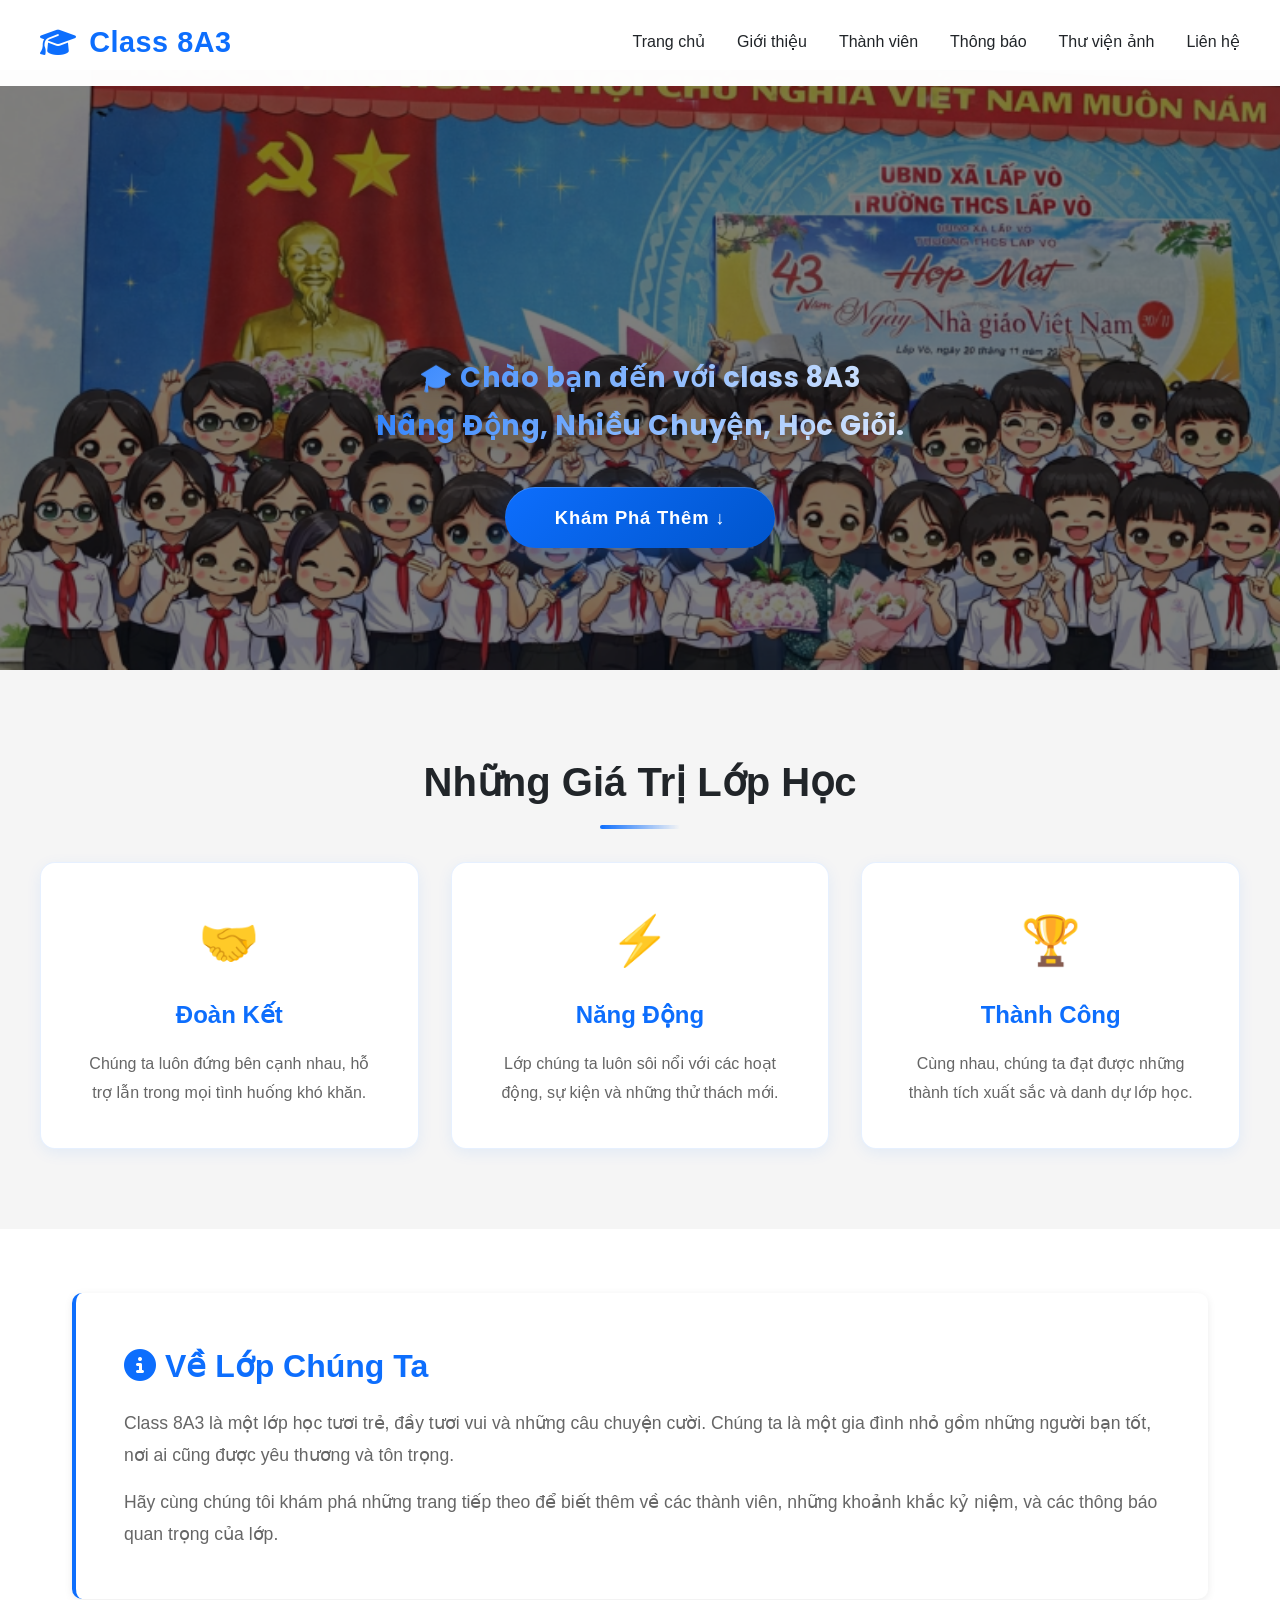
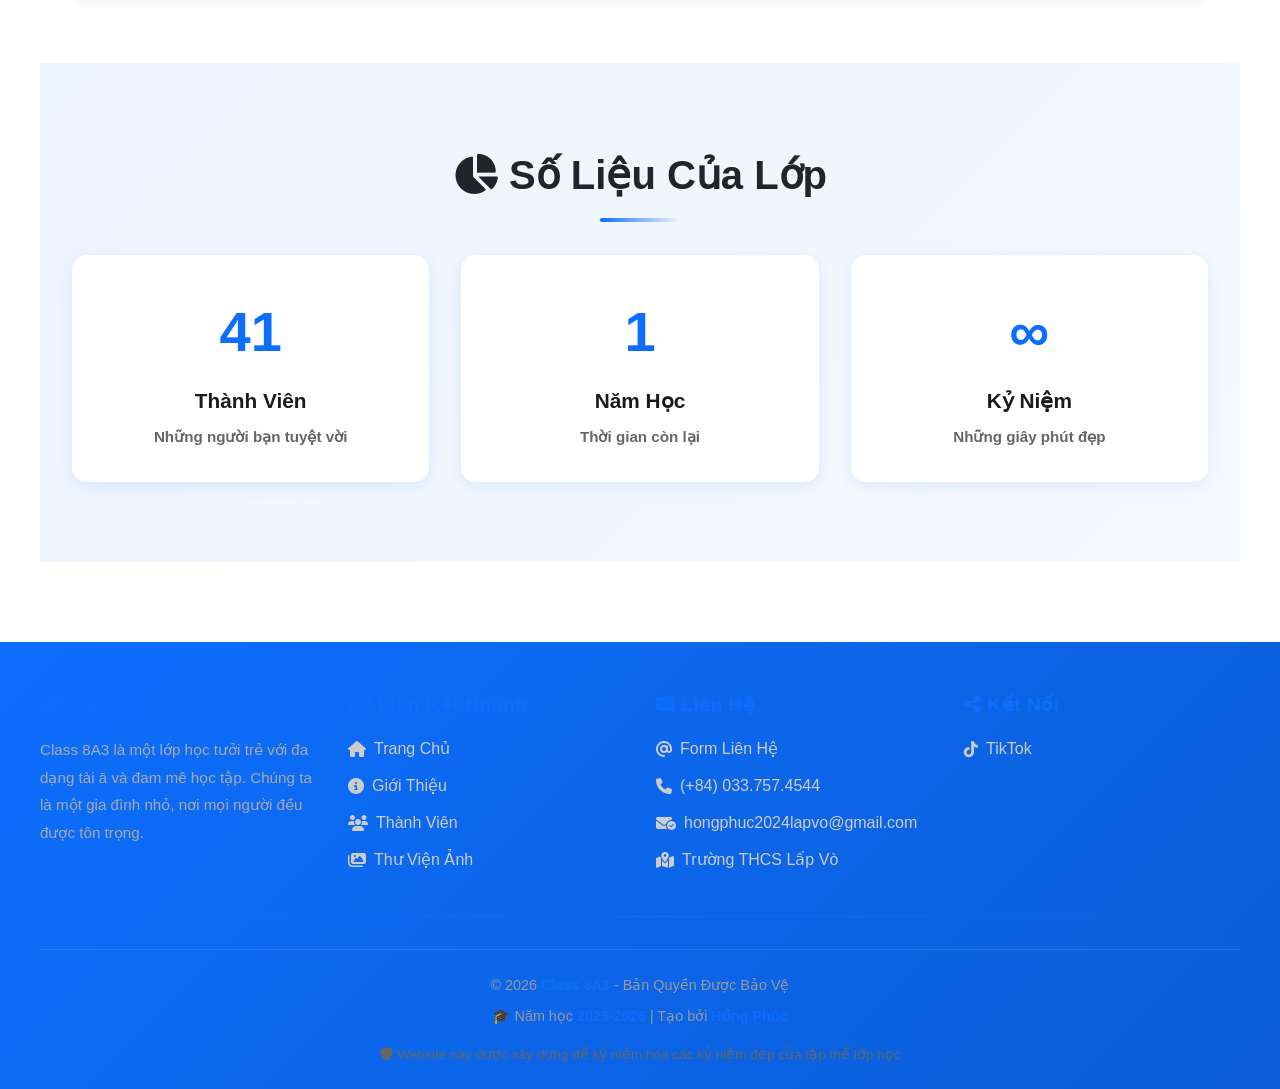
<file: index.html>
<!DOCTYPE html>
<html lang="vi">
<head>
    <meta charset="UTF-8">
    <meta name="google-site-verification" content="15o3eufcz5te1Q24NQewgsqQllVK1WL8hiNpMQEMj98" />
    <title>Class 8A3 - Trang Chủ</title>
    <link rel="shortcut icon" type="image/png" href="./images/logo.png">

    <!-- CSS Files -->
    <link rel="stylesheet" href="css/style.css">
    <link rel="stylesheet" href="css/loading.css">
    <link rel="stylesheet" href="css/animation.css">
    <link href="https://fonts.googleapis.com/css2?family=Poppins:wght@600;700;800;900&display=swap" rel="stylesheet">
    
    <!-- Icons (FontAwesome) -->
    <link rel="stylesheet" href="https://cdnjs.cloudflare.com/ajax/libs/font-awesome/6.4.0/css/all.min.css">
</head>
<body>
    <!-- ==================== LOADING SCREEN ==================== -->
    <div class="loading-screen">
        <div class="loading-container">
            <div class="loading-spinner"></div>
            <div class="loading-text">Đang tải</div>
            <div class="loading-dots">.</div>
            <div class="loading-progress">
                <div class="loading-progress-bar"></div>
            </div>
        </div>
    </div>

    <!-- ==================== NAVBAR ==================== -->
    <nav class="navbar">
        <div class="navbar-container">
            <a href="index.html" class="navbar-logo">
                <i class="fas fa-graduation-cap"></i> Class 8A3
            </a>
            
            <ul class="navbar-menu">
                <li class="navbar-item"><a href="index.html">Trang chủ</a></li>
                <li class="navbar-item"><a href="about.html">Giới thiệu</a></li>
                <li class="navbar-item"><a href="members.html">Thành viên</a></li>
                <li class="navbar-item"><a href="404.html">Thông báo</a></li>
                <li class="navbar-item"><a href="gallery.html">Thư viện ảnh</a></li>
                <li class="navbar-item"><a href="contact.html">Liên hệ</a></li>
            </ul>

            <div class="mobile-toggle">
                <span></span>
                <span></span>
                <span></span>
            </div>
        </div>
    </nav>

    <!-- ==================== HERO SECTION ==================== -->
    <section class="hero">
        <div class="hero-content">
            <h1 class="fade-up">Chào mừng đến với <span>Class 8A3</span></h1>
            <p class="fade-up animate-delay-1" style="background: linear-gradient(135deg, #0d6efd 0%, #ffffff 100%); -webkit-background-clip: text; -webkit-text-fill-color: transparent; background-clip: text; font-weight: 700; font-size: 1.7rem; font-family: 'Poppins', sans-serif; letter-spacing: 0.5px; filter: drop-shadow(0 4px 15px rgba(0, 0, 0, 0.5)); margin-bottom: 0.5rem;">🎓 Chào bạn đến với class 8A3</p>
            <p style="background: linear-gradient(135deg, #0d6efd 0%, #ffffff 100%); -webkit-background-clip: text; -webkit-text-fill-color: transparent; background-clip: text; font-size: 1.7rem; margin-bottom: 2.5rem; animation: fadeUp 0.8s ease-out 0.1s forwards; opacity: 0; font-weight: 700; line-height: 1.5; letter-spacing: 0.5px; font-family: 'Poppins', sans-serif; filter: drop-shadow(0 4px 15px rgba(0, 0, 0, 0.5)); margin-top: -0.3rem;">
                Nâng Động, Nhiều Chuyện, Học Giỏi.<br>
            </p>
            <a href="#features" class="hero-btn fade-up animate-delay-2">Khám Phá Thêm ↓</a>
        </div>
    </section>

    <!-- ==================== FEATURES SECTION ==================== -->
    <section class="features" id="features">
        <div class="features-container">
            <h2 class="section-title animate-on-scroll fade-up">Những Giá Trị Lớp Học</h2>
            
            <div class="features-grid">
                <div class="feature-card animate-on-scroll fade-up">
                    <span class="feature-icon">🤝</span>
                    <h3>Đoàn Kết</h3>
                    <p>Chúng ta luôn đứng bên cạnh nhau, hỗ trợ lẫn trong mọi tình huống khó khăn.</p>
                </div>

                <div class="feature-card animate-on-scroll fade-up animate-delay-1">
                    <span class="feature-icon">⚡</span>
                    <h3>Năng Động</h3>
                    <p>Lớp chúng ta luôn sôi nổi với các hoạt động, sự kiện và những thử thách mới.</p>
                </div>

                <div class="feature-card animate-on-scroll fade-up animate-delay-2">
                    <span class="feature-icon">🏆</span>
                    <h3>Thành Công</h3>
                    <p>Cùng nhau, chúng ta đạt được những thành tích xuất sắc và danh dự lớp học.</p>
                </div>
            </div>
        </div>
    </section>

    <!-- ==================== WELCOME SECTION ==================== -->
    <section class="section">
        <div class="about-content animate-on-scroll fade-up">
            <h2 style="color: #0d6efd; margin-bottom: 1rem; font-size: 2rem;">
                <i class="fas fa-info-circle"></i> Về Lớp Chúng Ta
            </h2>
            <p style="font-size: 1.1rem; line-height: 1.8; color: #666;">
                Class 8A3 là một lớp học tươi trẻ, đầy tươi vui và những câu chuyện cười. 
                Chúng ta là một gia đình nhỏ gồm những người bạn tốt, nơi ai cũng được yêu thương và tôn trọng.
            </p>
            <p style="font-size: 1.1rem; line-height: 1.8; color: #666; margin-top: 1rem;">
                Hãy cùng chúng tôi khám phá những trang tiếp theo để biết thêm về các thành viên, 
                những khoảnh khắc kỷ niệm, và các thông báo quan trọng của lớp.
            </p>
        </div>
    </section>

    <!-- ==================== STATS SECTION ==================== -->
    <section class="section" style="background: linear-gradient(135deg, rgba(13, 110, 253, 0.08) 0%, rgba(11, 94, 215, 0.04) 100%); padding: 5rem 2rem;">
        <div class="container">
            <h2 class="section-title animate-on-scroll fade-up" style="text-align: center; margin-bottom: 3rem;">
                <i class="fas fa-chart-pie"></i> Số Liệu Của Lớp
            </h2>
            <div class="about-grid" style="grid-template-columns: repeat(auto-fit, minmax(250px, 1fr)); gap: 2rem;">
                <div class="about-card animate-on-scroll fade-up animate-delay-1" style="text-align: center; padding: 2rem; background: white; border-radius: 15px; box-shadow: 0 4px 15px rgba(13, 110, 253, 0.1); transition: all 0.3s ease;">
                    <div style="font-size: 3.5rem; color: #0d6efd; font-weight: 700; margin-bottom: 0.5rem;">41</div>
                    <h3 style="color: #1a1a1a; font-size: 1.3rem; margin: 0;">Thành Viên</h3>
                    <p style="color: #666; margin-top: 0.5rem; font-size: 0.95rem;">Những người bạn tuyệt vời</p>
                </div>

                <div class="about-card animate-on-scroll fade-up animate-delay-2" style="text-align: center; padding: 2rem; background: white; border-radius: 15px; box-shadow: 0 4px 15px rgba(13, 110, 253, 0.1); transition: all 0.3s ease;">
                    <div style="font-size: 3.5rem; color: #0d6efd; font-weight: 700; margin-bottom: 0.5rem;">1</div>
                    <h3 style="color: #1a1a1a; font-size: 1.3rem; margin: 0;">Năm Học</h3>
                    <p style="color: #666; margin-top: 0.5rem; font-size: 0.95rem;">Thời gian còn lại</p>
                </div>

                <div class="about-card animate-on-scroll fade-up animate-delay-3" style="text-align: center; padding: 2rem; background: white; border-radius: 15px; box-shadow: 0 4px 15px rgba(13, 110, 253, 0.1); transition: all 0.3s ease;">
                    <div style="font-size: 3.5rem; color: #0d6efd; font-weight: 700; margin-bottom: 0.5rem;">∞</div>
                    <h3 style="color: #1a1a1a; font-size: 1.3rem; margin: 0;">Kỷ Niệm</h3>
                    <p style="color: #666; margin-top: 0.5rem; font-size: 0.95rem;">Những giây phút đẹp</p>
                </div>
            </div>
        </div>
    </section>

    <!-- ==================== FOOTER ==================== -->
    <footer class="footer">
        <div class="footer-container">
            <div class="footer-content">
                <!-- About Section -->
                <div class="footer-section">
                    <h3><i class="fas fa-graduation-cap"></i> Về Lớp</h3>
                    <p>
                        Class 8A3 là một lớp học tưởi trẻ với đa dạng tài ā và đam mê học tập. 
                        Chúng ta là một gia đình nhỏ, nơi mọi người đều được tôn trọng.
                    </p>
                </div>

                <!-- Quick Links -->
                <div class="footer-section">
                    <h3><i class="fas fa-link"></i> Liên Kết Nhanh</h3>
                    <ul>
                        <li><a href="index.html"><i class="fas fa-home"></i> Trang Chủ</a></li>
                        <li><a href="about.html"><i class="fas fa-info-circle"></i> Giới Thiệu</a></li>
                        <li><a href="members.html"><i class="fas fa-users"></i> Thành Viên</a></li>
                        <li><a href="gallery.html"><i class="fas fa-images"></i> Thư Viện Ảnh</a></li>
                    </ul>
                </div>

                <!-- Contact Info -->
                <div class="footer-section">
                    <h3><i class="fas fa-envelope"></i> Liên Hệ</h3>
                    <ul>
                        <li><a href="contact.html"><i class="fas fa-at"></i> Form Liên Hệ</a></li>
                        <li><a href="#"><i class="fas fa-phone"></i> (+84) 033.757.4544</a></li>
                        <li><a href="#"><i class="fas fa-envelope-circle-check"></i>hongphuc2024lapvo@gmail.com</a></li>
                        <li><a href="#"><i class="fas fa-map-location-dot"></i> Trường THCS Lấp Vò</a></li>
                    </ul>
                </div>

                <!-- Follow Us -->
                <div class="footer-section">
                    <h3><i class="fas fa-share-nodes"></i> Kết Nối</h3>
                    <ul style="display: grid; grid-template-columns: 1fr; gap: 0.5rem;">
                        <li><a href="https://www.tiktok.com/@a3kutephomaique?_r=1&_t=ZS-9561E1zS9Cu" target="_blank"><i class="fab fa-tiktok"></i> TikTok</a></li>
                    </ul>
                </div>
            </div>

            <div class="footer-divider"></div>

            <div class="footer-bottom">
                <p>&copy; 2026 <strong>Class 8A3</strong> - Bản Quyền Được Bảo Vệ</p>
                <p>🎓 Năm học <strong>2025-2026</strong> | Tạo bởi <strong>Hồng Phúc</strong></p>
                <p style="font-size: 0.85rem; color: #666; margin-top: 1rem;">
                    <i class="fas fa-shield"></i> Website này được xây dựng để kỷ niệm hóa các kỷ niệm đẹp của tập thể lớp học
                </p>
            </div>
        </div>
    </footer>

    <!-- JavaScript Files -->
    <script src="js/main.js"></script>
</body>
</html>
</file>
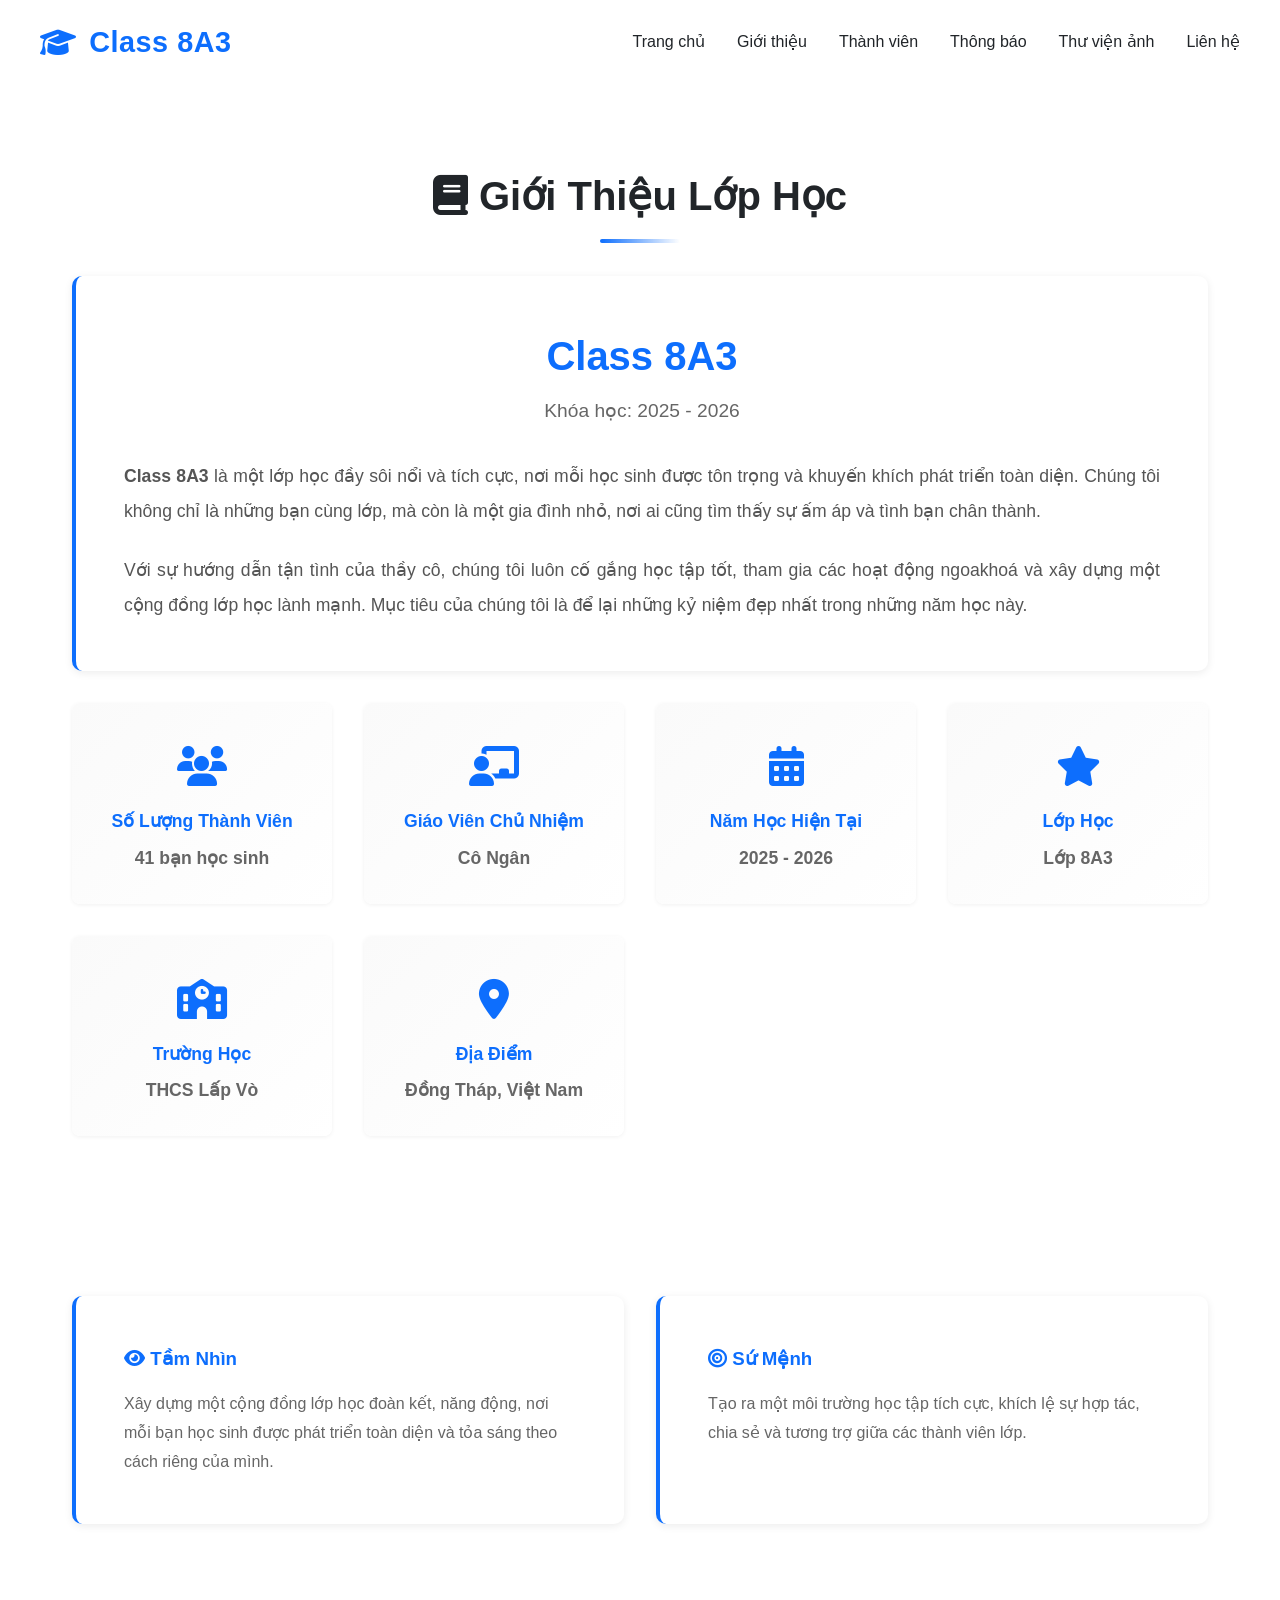
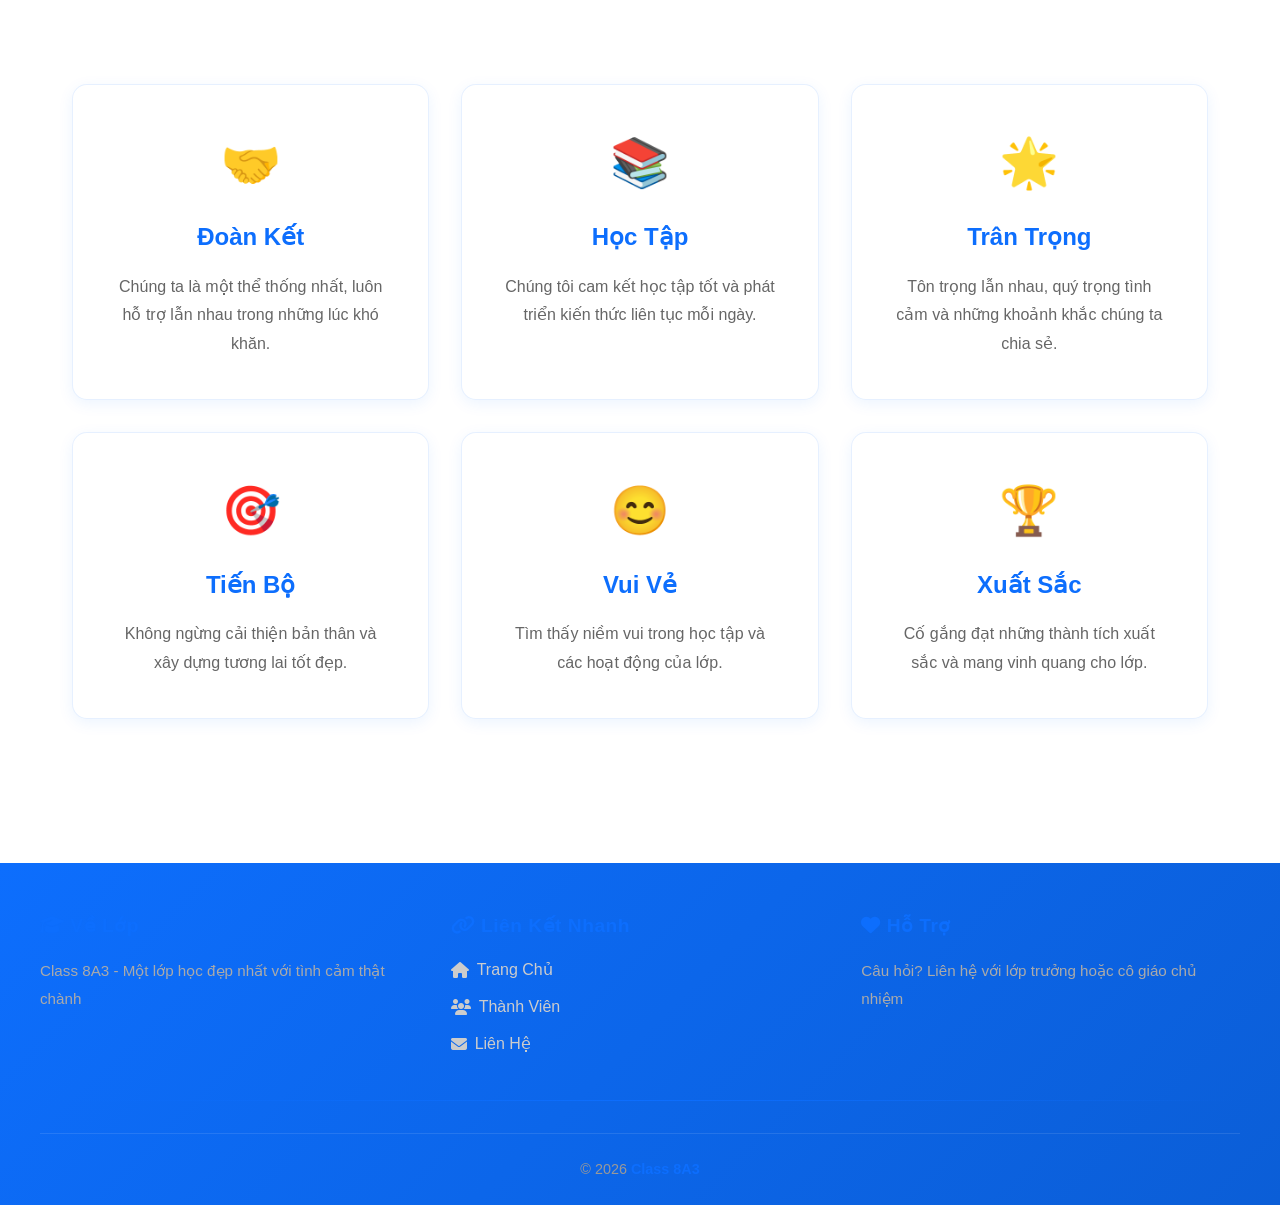
<file: about.html>
<!DOCTYPE html>
<html lang="vi">
<head>
    <meta charset="UTF-8">
    <meta name="viewport" content="width=device-width, initial-scale=1.0">
    <title>Class 8A3 - Giới Thiệu</title>
    <link rel="shortcut icon" type="image/png" href="./images/logo.png">
    
    <!-- CSS Files -->
    <link rel="stylesheet" href="css/style.css">
    <link rel="stylesheet" href="css/loading.css">
    <link rel="stylesheet" href="css/animation.css">
    
    <!-- Icons -->
    <link rel="stylesheet" href="https://cdnjs.cloudflare.com/ajax/libs/font-awesome/6.4.0/css/all.min.css">
</head>
<body>
    <!-- ==================== LOADING SCREEN ==================== -->
    <div class="loading-screen">
        <div class="loading-container">
            <div class="loading-spinner"></div>
            <div class="loading-text">Đang tải</div>
            <div class="loading-dots">.</div>
            <div class="loading-progress">
                <div class="loading-progress-bar"></div>
            </div>
        </div>
    </div>

    <!-- ==================== NAVBAR ==================== -->
    <nav class="navbar">
        <div class="navbar-container">
            <a href="index.html" class="navbar-logo">
                <i class="fas fa-graduation-cap"></i> Class 8A3
            </a>
            
            <ul class="navbar-menu">
                <li class="navbar-item"><a href="index.html">Trang chủ</a></li>
                <li class="navbar-item"><a href="about.html">Giới thiệu</a></li>
                <li class="navbar-item"><a href="members.html">Thành viên</a></li>
                <li class="navbar-item"><a href="404.html">Thông báo</a></li>
                <li class="navbar-item"><a href="gallery.html">Thư viện ảnh</a></li>
                <li class="navbar-item"><a href="contact.html">Liên hệ</a></li>
            </ul>

            <div class="mobile-toggle">
                <span></span>
                <span></span>
                <span></span>
            </div>
        </div>
    </nav>

    <!-- ==================== PAGE CONTENT ==================== -->
    <section class="section page-content" style="margin-top: 100px;">
        <h1 class="section-title animate-on-scroll fade-up" style="margin-top: 0;">
            <i class="fas fa-book"></i> Giới Thiệu Lớp Học
        </h1>

        <!-- Main About Card -->
        <div class="about-content animate-on-scroll fade-up">
            <div style="text-align: center; margin-bottom: 2rem;">
                <h2 style="color: #0d6efd; font-size: 2.5rem; margin-bottom: 0.5rem;">Class 8A3</h2>
                <p style="font-size: 1.2rem; color: #666; font-weight: 500;">Khóa học: 2025 - 2026</p>
            </div>

            <p style="font-size: 1.1rem; line-height: 2; color: #555; text-align: justify; margin-bottom: 1.5rem;">
                <strong>Class 8A3</strong> là một lớp học đầy sôi nổi và tích cực, nơi mỗi học sinh được tôn trọng và 
                khuyến khích phát triển toàn diện. Chúng tôi không chỉ là những bạn cùng lớp, mà còn là một gia đình 
                nhỏ, nơi ai cũng tìm thấy sự ấm áp và tình bạn chân thành.
            </p>

            <p style="font-size: 1.1rem; line-height: 2; color: #555; text-align: justify;">
                Với sự hướng dẫn tận tình của thầy cô, chúng tôi luôn cố gắng học tập tốt, tham gia các hoạt động 
                ngoakhoá và xây dựng một cộng đồng lớp học lành mạnh. Mục tiêu của chúng tôi là để lại những kỷ niệm 
                đẹp nhất trong những năm học này.
            </p>
        </div>

        <!-- Class Information Cards -->
        <div class="about-grid animate-on-scroll fade-up">
            <div class="about-card">
                <div style="font-size: 2.5rem; margin-bottom: 0.5rem;">
                    <i class="fas fa-users" style="color: #0d6efd;"></i>
                </div>
                <h3>Số Lượng Thành Viên</h3>
                <p>41 bạn học sinh</p>
            </div>

            <div class="about-card">
                <div style="font-size: 2.5rem; margin-bottom: 0.5rem;">
                    <i class="fas fa-chalkboard-user" style="color: #0d6efd;"></i>
                </div>
                <h3>Giáo Viên Chủ Nhiệm</h3>
                <p>Cô Ngân</p>
            </div>

            <div class="about-card">
                <div style="font-size: 2.5rem; margin-bottom: 0.5rem;">
                    <i class="fas fa-calendar-alt" style="color: #0d6efd;"></i>
                </div>
                <h3>Năm Học Hiện Tại</h3>
                <p>2025 - 2026</p>
            </div>

            <div class="about-card">
                <div style="font-size: 2.5rem; margin-bottom: 0.5rem;">
                    <i class="fas fa-star" style="color: #0d6efd;"></i>
                </div>
                <h3>Lớp Học</h3>
                <p>Lớp 8A3</p>
            </div>

            <div class="about-card">
                <div style="font-size: 2.5rem; margin-bottom: 0.5rem;">
                    <i class="fas fa-school" style="color: #0d6efd;"></i>
                </div>
                <h3>Trường Học</h3>
                <p>THCS Lấp Vò</p>
            </div>

            <div class="about-card">
                <div style="font-size: 2.5rem; margin-bottom: 0.5rem;">
                    <i class="fas fa-location-dot" style="color: #0d6efd;"></i>
                </div>
                <h3>Địa Điểm</h3>
                <p>Đồng Tháp, Việt Nam</p>
            </div>
        </div>

        <!-- Vision and Mission -->
        <div style="margin-top: 3rem;">
            <h2 class="section-title animate-on-scroll fade-up">
                <i class="fas fa-lightbulb"></i> Tầm Nhìn & Sứ Mệnh
            </h2>

            <div style="display: grid; grid-template-columns: repeat(auto-fit, minmax(250px, 1fr)); gap: 2rem; margin-top: 2rem;">
                <div class="about-content animate-on-scroll fade-up">
                    <h3 style="color: #0d6efd; margin-bottom: 1rem;" >
                        <i class="fas fa-eye"></i> Tầm Nhìn
                    </h3>
                    <p style="color: #666; line-height: 1.8;">
                        Xây dựng một cộng đồng lớp học đoàn kết, năng động, nơi mỗi bạn học sinh được phát triển 
                        toàn diện và tỏa sáng theo cách riêng của mình.
                    </p>
                </div>

                <div class="about-content animate-on-scroll fade-up animate-delay-1">
                    <h3 style="color: #0d6efd; margin-bottom: 1rem;">
                        <i class="fas fa-bullseye"></i> Sứ Mệnh
                    </h3>
                    <p style="color: #666; line-height: 1.8;">
                        Tạo ra một môi trường học tập tích cực, khích lệ sự hợp tác, chia sẻ và tương trợ 
                        giữa các thành viên lớp.
                    </p>
                </div>
            </div>
        </div>

        <!-- Core Values -->
        <div style="margin-top: 3rem;">
            <h2 class="section-title animate-on-scroll fade-up">
                <i class="fas fa-heart"></i> Các Giá Trị Cốt Lõi
            </h2>

            <div class="features-grid" style="margin-top: 2rem;">
                <div class="feature-card animate-on-scroll fade-up">
                    <span class="feature-icon">🤝</span>
                    <h3>Đoàn Kết</h3>
                    <p>Chúng ta là một thể thống nhất, luôn hỗ trợ lẫn nhau trong những lúc khó khăn.</p>
                </div>

                <div class="feature-card animate-on-scroll fade-up animate-delay-1">
                    <span class="feature-icon">📚</span>
                    <h3>Học Tập</h3>
                    <p>Chúng tôi cam kết học tập tốt và phát triển kiến thức liên tục mỗi ngày.</p>
                </div>

                <div class="feature-card animate-on-scroll fade-up animate-delay-2">
                    <span class="feature-icon">🌟</span>
                    <h3>Trân Trọng</h3>
                    <p>Tôn trọng lẫn nhau, quý trọng tình cảm và những khoảnh khắc chúng ta chia sẻ.</p>
                </div>

                <div class="feature-card animate-on-scroll fade-up animate-delay-3">
                    <span class="feature-icon">🎯</span>
                    <h3>Tiến Bộ</h3>
                    <p>Không ngừng cải thiện bản thân và xây dựng tương lai tốt đẹp.</p>
                </div>

                <div class="feature-card animate-on-scroll fade-up animate-delay-4">
                    <span class="feature-icon">😊</span>
                    <h3>Vui Vẻ</h3>
                    <p>Tìm thấy niềm vui trong học tập và các hoạt động của lớp.</p>
                </div>

                <div class="feature-card animate-on-scroll fade-up animate-delay-5">
                    <span class="feature-icon">🏆</span>
                    <h3>Xuất Sắc</h3>
                    <p>Cố gắng đạt những thành tích xuất sắc và mang vinh quang cho lớp.</p>
                </div>
            </div>
        </div>
    </section>

    <!-- ==================== FOOTER ==================== -->
    <footer class="footer">
        <div class="footer-container">
            <div class="footer-content">
                <div class="footer-section">
                    <h3><i class="fas fa-graduation-cap"></i> Về Lớp</h3>
                    <p>Class 8A3 - Một lớp học đẹp nhất với tình cảm thật chành</p>
                </div>
                <div class="footer-section">
                    <h3><i class="fas fa-link"></i> Liên Kết Nhanh</h3>
                    <ul>
                        <li><a href="index.html"><i class="fas fa-home"></i> Trang Chủ</a></li>
                        <li><a href="members.html"><i class="fas fa-users"></i> Thành Viên</a></li>
                        <li><a href="contact.html"><i class="fas fa-envelope"></i> Liên Hệ</a></li>
                    </ul>
                </div>
                <div class="footer-section">
                    <h3><i class="fas fa-heart"></i> Hỗ Trợ</h3>
                    <p>Câu hỏi? Liên hệ với lớp trưởng hoặc cô giáo chủ nhiệm</p>
                </div>
            </div>
            <div class="footer-divider"></div>
            <div class="footer-bottom">
                <p>&copy; 2026 <strong>Class 8A3</strong></p>
            </div>
        </div>
    </footer>

    <!-- JavaScript Files -->
    <script src="js/main.js"></script>
</body>
</html>
</file>
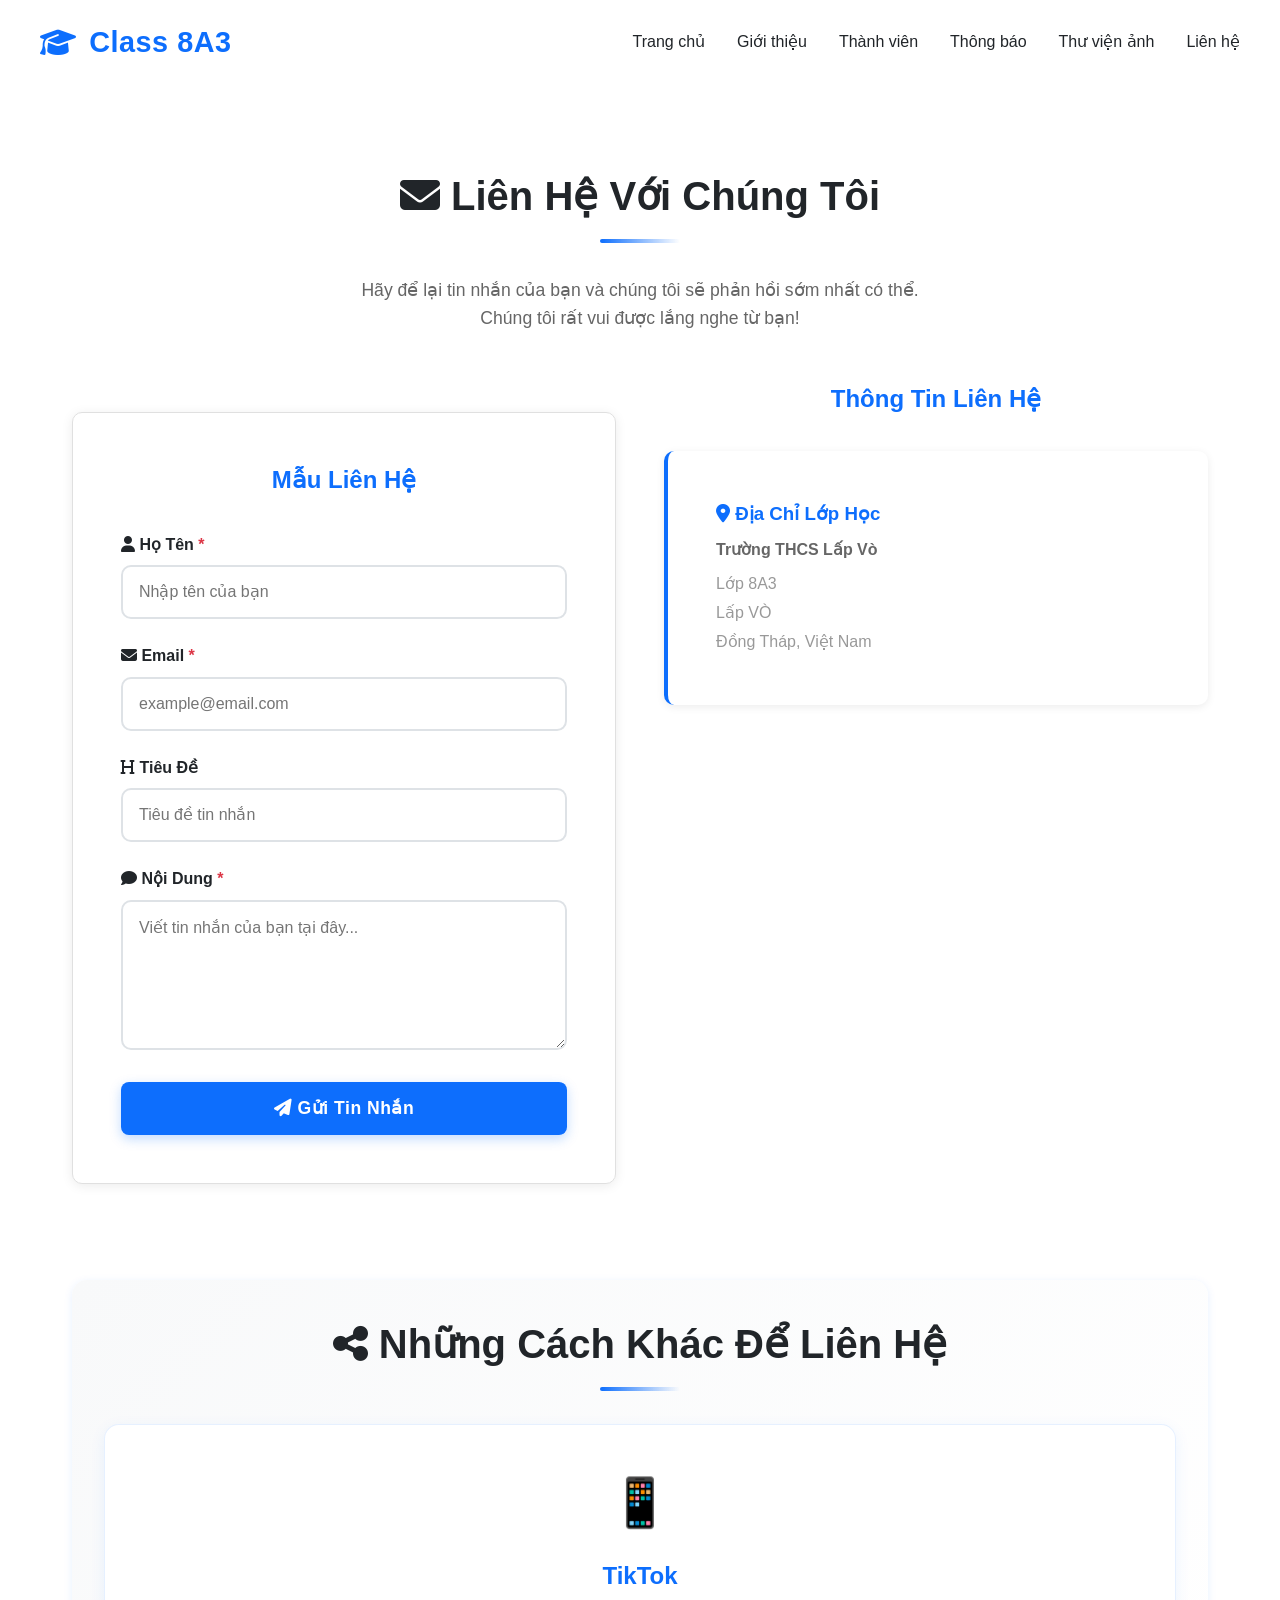
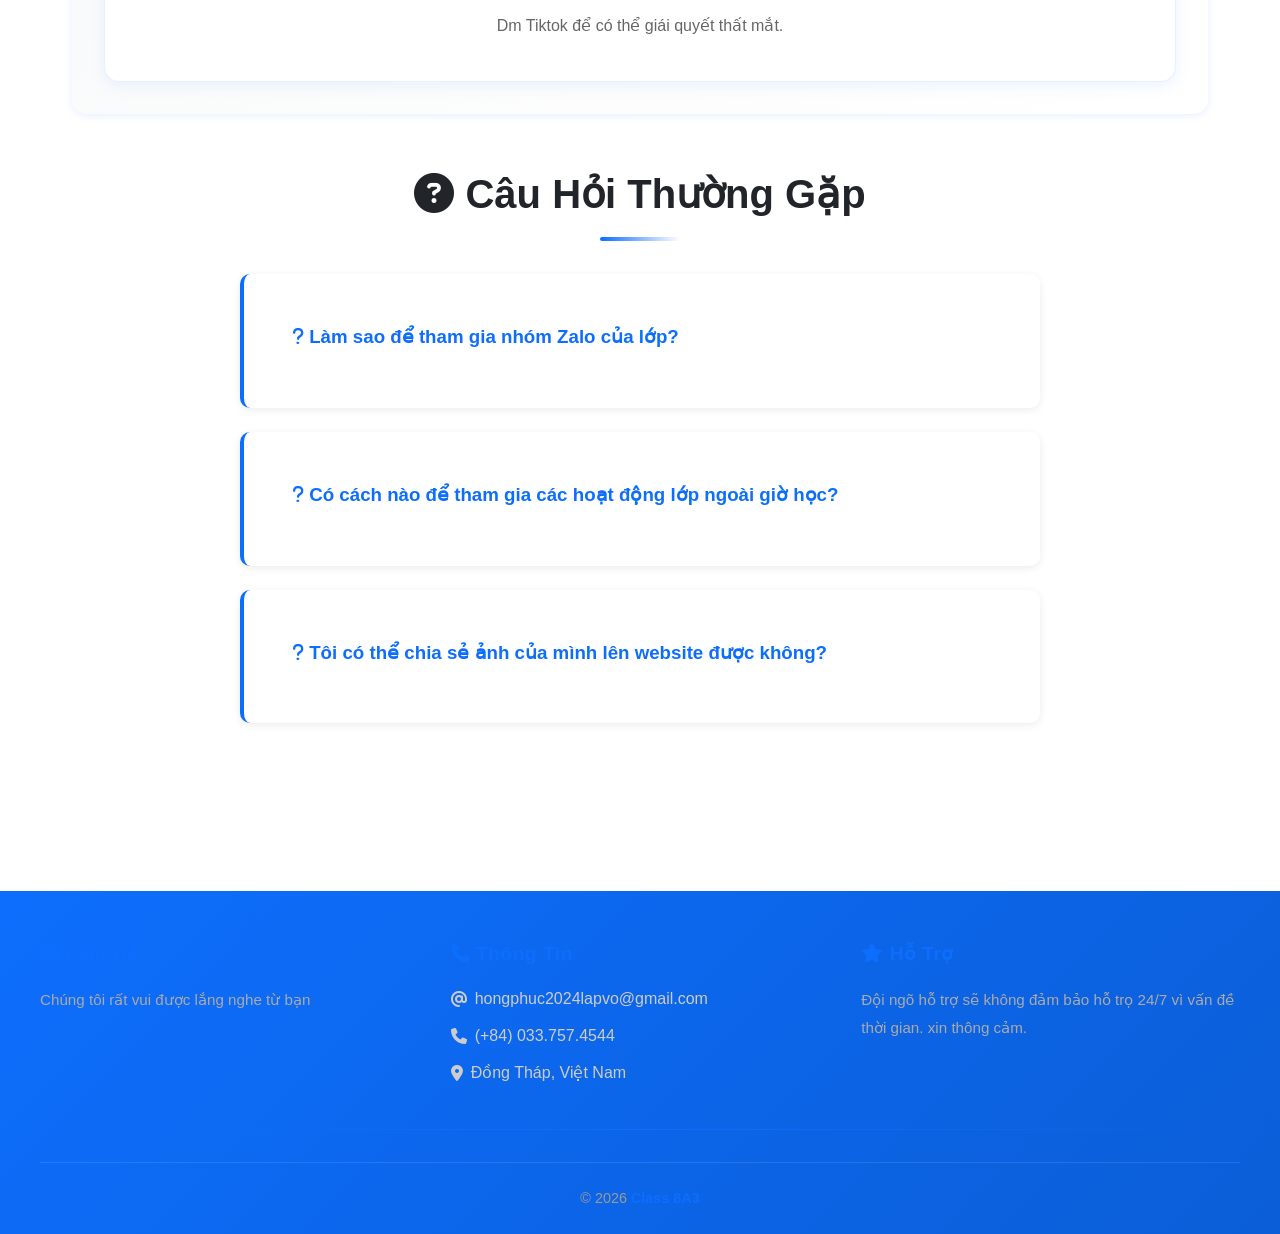
<file: contact.html>
<!DOCTYPE html>
<html lang="vi">
<head>
    <meta charset="UTF-8">
    <meta name="viewport" content="width=device-width, initial-scale=1.0">
    <title>Class 8A3 - Liên Hệ</title>
    <link rel="shortcut icon" type="image/png" href="./images/logo.png">
    
    <!-- CSS Files -->
    <link rel="stylesheet" href="css/style.css">
    <link rel="stylesheet" href="css/loading.css">
    <link rel="stylesheet" href="css/animation.css">
    
    <!-- Icons -->
    <link rel="stylesheet" href="https://cdnjs.cloudflare.com/ajax/libs/font-awesome/6.4.0/css/all.min.css">
</head>
<body>
    <!-- ==================== LOADING SCREEN ==================== -->
    <div class="loading-screen">
        <div class="loading-container">
            <div class="loading-spinner"></div>
            <div class="loading-text">Đang tải</div>
            <div class="loading-dots">.</div>
            <div class="loading-progress">
                <div class="loading-progress-bar"></div>
            </div>
        </div>
    </div>

    <!-- ==================== NAVBAR ==================== -->
    <nav class="navbar">
        <div class="navbar-container">
            <a href="index.html" class="navbar-logo">
                <i class="fas fa-graduation-cap"></i> Class 8A3
            </a>
            
            <ul class="navbar-menu">
                <li class="navbar-item"><a href="index.html">Trang chủ</a></li>
                <li class="navbar-item"><a href="about.html">Giới thiệu</a></li>
                <li class="navbar-item"><a href="members.html">Thành viên</a></li>
                <li class="navbar-item"><a href="404.html">Thông báo</a></li>
                <li class="navbar-item"><a href="gallery.html">Thư viện ảnh</a></li>
                <li class="navbar-item"><a href="contact.html">Liên hệ</a></li>
            </ul>

            <div class="mobile-toggle">
                <span></span>
                <span></span>
                <span></span>
            </div>
        </div>
    </nav>

    <!-- ==================== PAGE CONTENT ==================== -->
    <section class="section page-content" style="margin-top: 100px;">
        <h1 class="section-title animate-on-scroll fade-up" style="margin-top: 0;">
            <i class="fas fa-envelope"></i> Liên Hệ Với Chúng Tôi
        </h1>

        <p style="text-align: center; font-size: 1.1rem; color: #666; margin-bottom: 2rem; max-width: 600px; margin-left: auto; margin-right: auto;">
            Hãy để lại tin nhắn của bạn và chúng tôi sẽ phản hồi sớm nhất có thể. 
            Chúng tôi rất vui được lắng nghe từ bạn!
        </p>

        <!-- Contact Form & Info -->
        <div style="display: grid; grid-template-columns: repeat(auto-fit, minmax(300px, 1fr)); gap: 3rem; margin-top: 3rem;">
            <!-- Contact Form -->
            <div class="animate-on-scroll fade-up">
                <div class="contact-form">
                    <h2 style="color: #0d6efd; margin-bottom: 2rem; text-align: center;">
                        Mẫu Liên Hệ
                    </h2>
                    <form>
                        <div class="form-group">
                            <label for="name">
                                <i class="fas fa-user"></i> Họ Tên <span style="color: #dc3545;">*</span>
                            </label>
                            <input type="text" id="name" name="name" placeholder="Nhập tên của bạn" required>
                        </div>

                        <div class="form-group">
                            <label for="email">
                                <i class="fas fa-envelope"></i> Email <span style="color: #dc3545;">*</span>
                            </label>
                            <input type="email" id="email" name="email" placeholder="example@email.com" required>
                        </div>

                        <div class="form-group">
                            <label for="subject">
                                <i class="fas fa-heading"></i> Tiêu Đề
                            </label>
                            <input type="text" id="subject" name="subject" placeholder="Tiêu đề tin nhắn">
                        </div>

                        <div class="form-group">
                            <label for="message">
                                <i class="fas fa-comment"></i> Nội Dung <span style="color: #dc3545;">*</span>
                            </label>
                            <textarea id="message" name="message" placeholder="Viết tin nhắn của bạn tại đây..." required></textarea>
                        </div>

                        <button type="submit" class="submit-btn">
                            <i class="fas fa-paper-plane"></i> Gửi Tin Nhắn
                        </button>
                    </form>
                </div>
            </div>

            <!-- Contact Information -->
            <div class="animate-on-scroll fade-up animate-delay-1">
                <h2 style="color: #0d6efd; margin-bottom: 2rem; text-align: center;">
                    Thông Tin Liên Hệ
                </h2>


                <!-- Contact Card 3 -->
                <div class="about-content">
                    <h3 style="color: #0d6efd; margin-bottom: 0.5rem;">
                        <i class="fas fa-map-marker-alt"></i> Địa Chỉ Lớp Học
                    </h3>
                    <p style="color: #666; margin-bottom: 0.5rem;">
                        <strong>Trường THCS Lấp Vò</strong>
                    </p>
                    <p style="color: #999; line-height: 1.8;">
                        Lớp 8A3<br>
                        Lấp VÒ<br>
                        Đồng Tháp, Việt Nam
                    </p>
                </div>
            </div>
        </div>

        <!-- Social Media / Additional Info -->
        <div style="margin-top: 4rem; background: linear-gradient(135deg, #f8f9fa, #ffffff); padding: 2rem; border-radius: 15px; box-shadow: var(--shadow-sm);">
            <h2 class="section-title animate-on-scroll fade-up">
                <i class="fas fa-share-alt"></i> Những Cách Khác Để Liên Hệ
            </h2>

            <div class="features-grid" style="margin-top: 2rem;">
                <div class="feature-card animate-on-scroll fade-up">
                    <span class="feature-icon">📱</span>
                    <h3>TikTok</h3>
                    <p>Dm Tiktok để có thể giái quyết thất mắt.</p>
                </div>
            </div>
        </div>

        <!-- FAQ Section -->
        <div style="margin-top: 3rem;">
            <h2 class="section-title animate-on-scroll fade-up">
                <i class="fas fa-question-circle"></i> Câu Hỏi Thường Gặp
            </h2>

            <div style="max-width: 800px; margin: 0 auto; margin-top: 2rem;">
                <div class="about-content animate-on-scroll fade-up" style="margin-bottom: 1.5rem; cursor: pointer;">
                    <h3 style="color: #0d6efd; margin-bottom: 0.5rem;">
                        <i class="fas fa-question"></i> Làm sao để tham gia nhóm Zalo của lớp?
                    </h3>
                    <p style="color: #666; display: none;" id="answer1">
                        Bạn có thể yêu cầu lớp trưởng hoặc bất kỳ thành viên nào trong nhóm để mời bạn vào. 
                        Hoặc bạn có thể liên hệ trực tiếp qua mẫu liên hệ để chúng tôi hỗ trợ.
                    </p>
                </div>

                <div class="about-content animate-on-scroll fade-up animate-delay-1" style="margin-bottom: 1.5rem; cursor: pointer;">
                    <h3 style="color: #0d6efd; margin-bottom: 0.5rem;">
                        <i class="fas fa-question"></i> Có cách nào để tham gia các hoạt động lớp ngoài giờ học?
                    </h3>
                    <p style="color: #666; display: none;" id="answer2">
                        Có, chúng tôi thường xuyên tổ chức các hoạt động ngoài giờ học như picnic, trại hè, 
                        và các sự kiện đặc biệt. Hãy theo dõi trang thông báo của chúng tôi để cập nhật.
                    </p>
                </div>

                <div class="about-content animate-on-scroll fade-up animate-delay-2" style="margin-bottom: 1.5rem; cursor: pointer;">
                    <h3 style="color: #0d6efd; margin-bottom: 0.5rem;">
                        <i class="fas fa-question"></i> Tôi có thể chia sẻ ảnh của mình lên website được không?
                    </h3>
                    <p style="color: #666; display: none;" id="answer3">
                        Tất nhiên rồi! Chúng tôi rất vui được nhận ảnh của bạn. Hãy liên hệ với cô giáo chủ nhiệm 
                        hoặc lớp trưởng để chia sẻ những khoảnh khắc đẹp của lớp.
                    </p>
                </div>
            </div>
        </div>
    </section>

    <!-- ==================== FOOTER ==================== -->
    <footer class="footer">
        <div class="footer-container">
            <div class="footer-content">
                <div class="footer-section">
                    <h3><i class="fas fa-envelope"></i> Liên Hệ</h3>
                    <p>Chúng tôi rất vui được lắng nghe từ bạn</p>
                </div>
                <div class="footer-section">
                    <h3><i class="fas fa-phone"></i> Thông Tin</h3>
                    <ul>
                        <li><a href="#"><i class="fas fa-at"></i> hongphuc2024lapvo@gmail.com</a></li>
                        <li><a href="#"><i class="fas fa-phone"></i>(+84) 033.757.4544</a></li>
                        <li><a href="#"><i class="fas fa-location-dot"></i> Đồng Tháp, Việt Nam</a></li>
                    </ul>
                </div>
                <div class="footer-section">
                    <h3><i class="fas fa-star"></i> Hỗ Trợ</h3>
                    <p>Đội ngõ hỗ trợ sẽ không đảm bảo hỗ trọ 24/7 vì vấn đề thời gian. xin thông cảm.</p>
                </div>
            </div>
            <div class="footer-divider"></div>
            <div class="footer-bottom">
                <p>&copy; 2026 <strong>Class 8A3</strong></p>
            </div>
        </div>
    </footer>

    <!-- JavaScript Files -->
    <script src="js/main.js"></script>
    <script>
        // FAQ Toggle
        document.querySelectorAll('.about-content').forEach((item, index) => {
            if (index >= 17) { // Select only FAQ items
                item.addEventListener('click', function() {
                    const answerId = 'answer' + (index - 16);
                    const answer = document.getElementById(answerId);
                    if (answer) {
                        answer.style.display = answer.style.display === 'none' ? 'block' : 'none';
                        this.style.background = answer.style.display === 'none' ? 
                            'linear-gradient(135deg, #f8f9fa 0%, #ffffff 100%)' : 
                            'linear-gradient(135deg, #ffffff 0%, rgba(13, 110, 253, 0.05) 100%)';
                    }
                });
            }
        });
    </script>
</body>
</html>
</file>
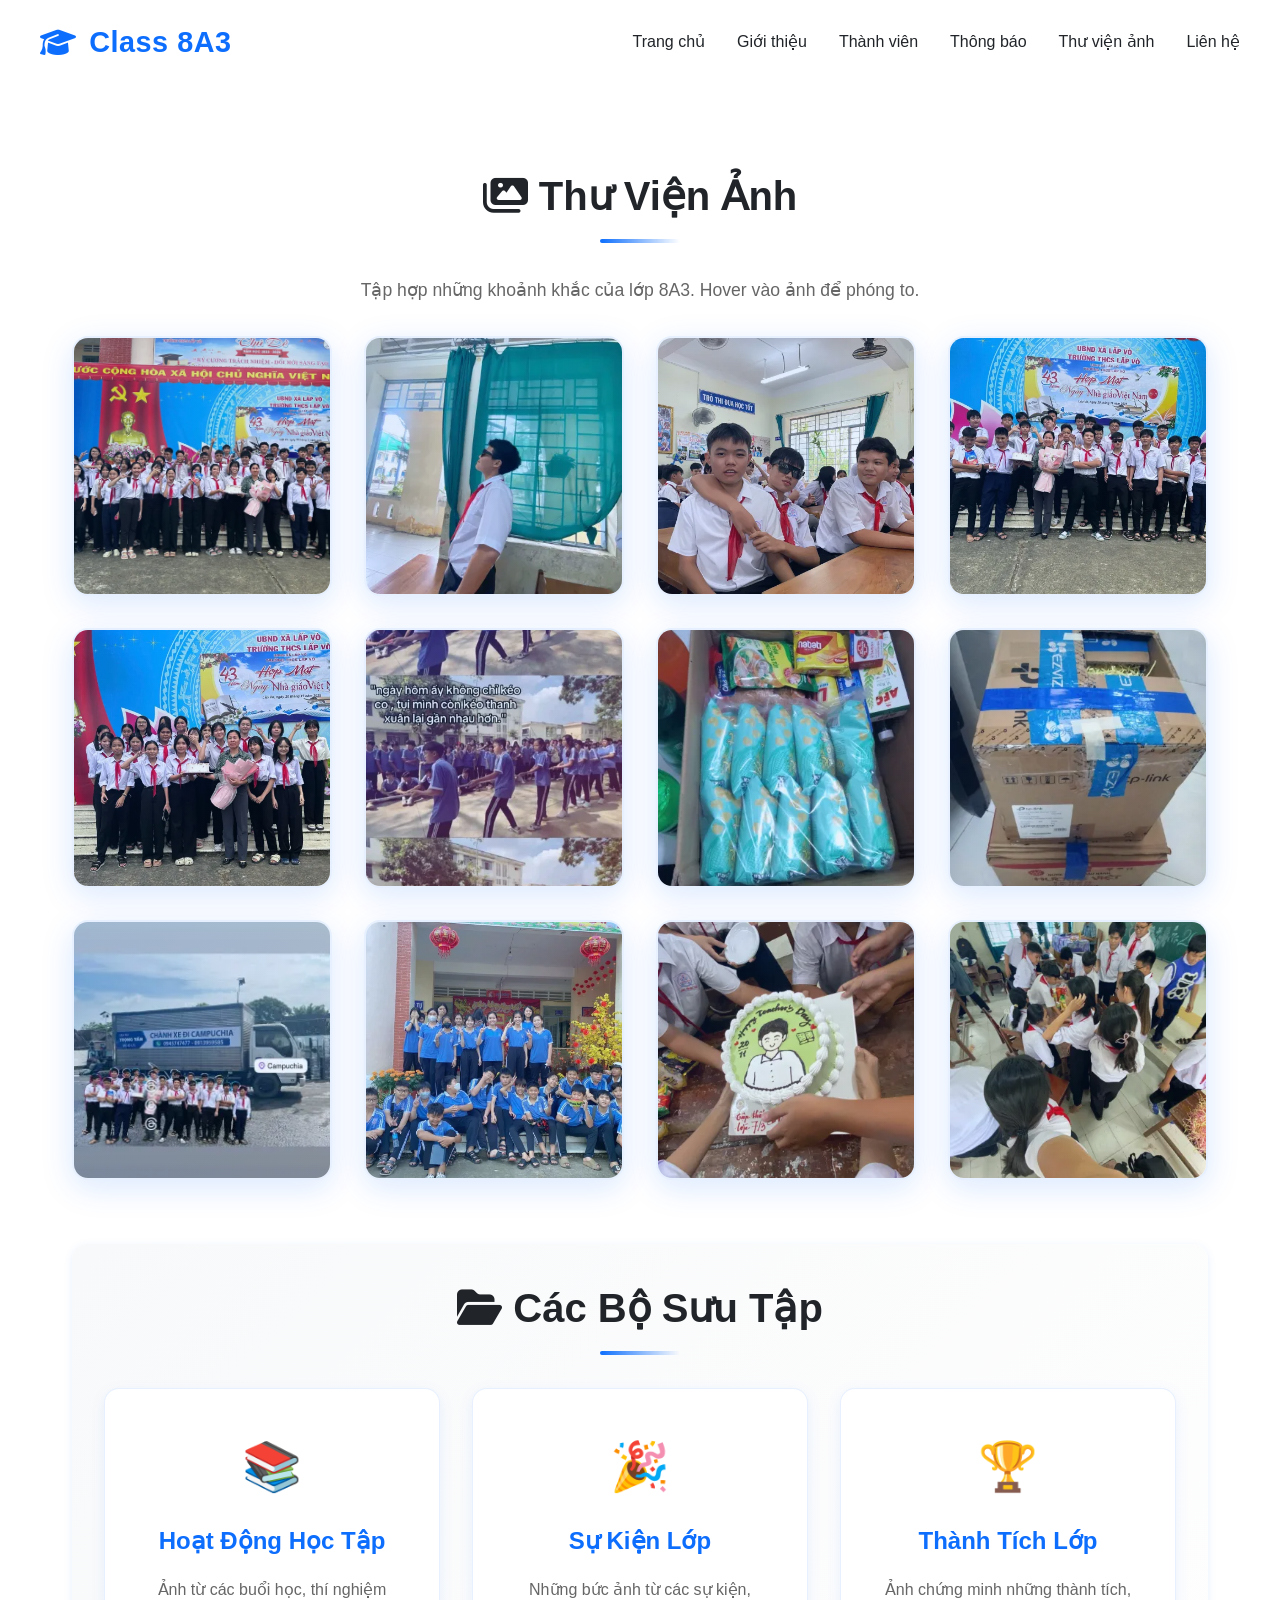
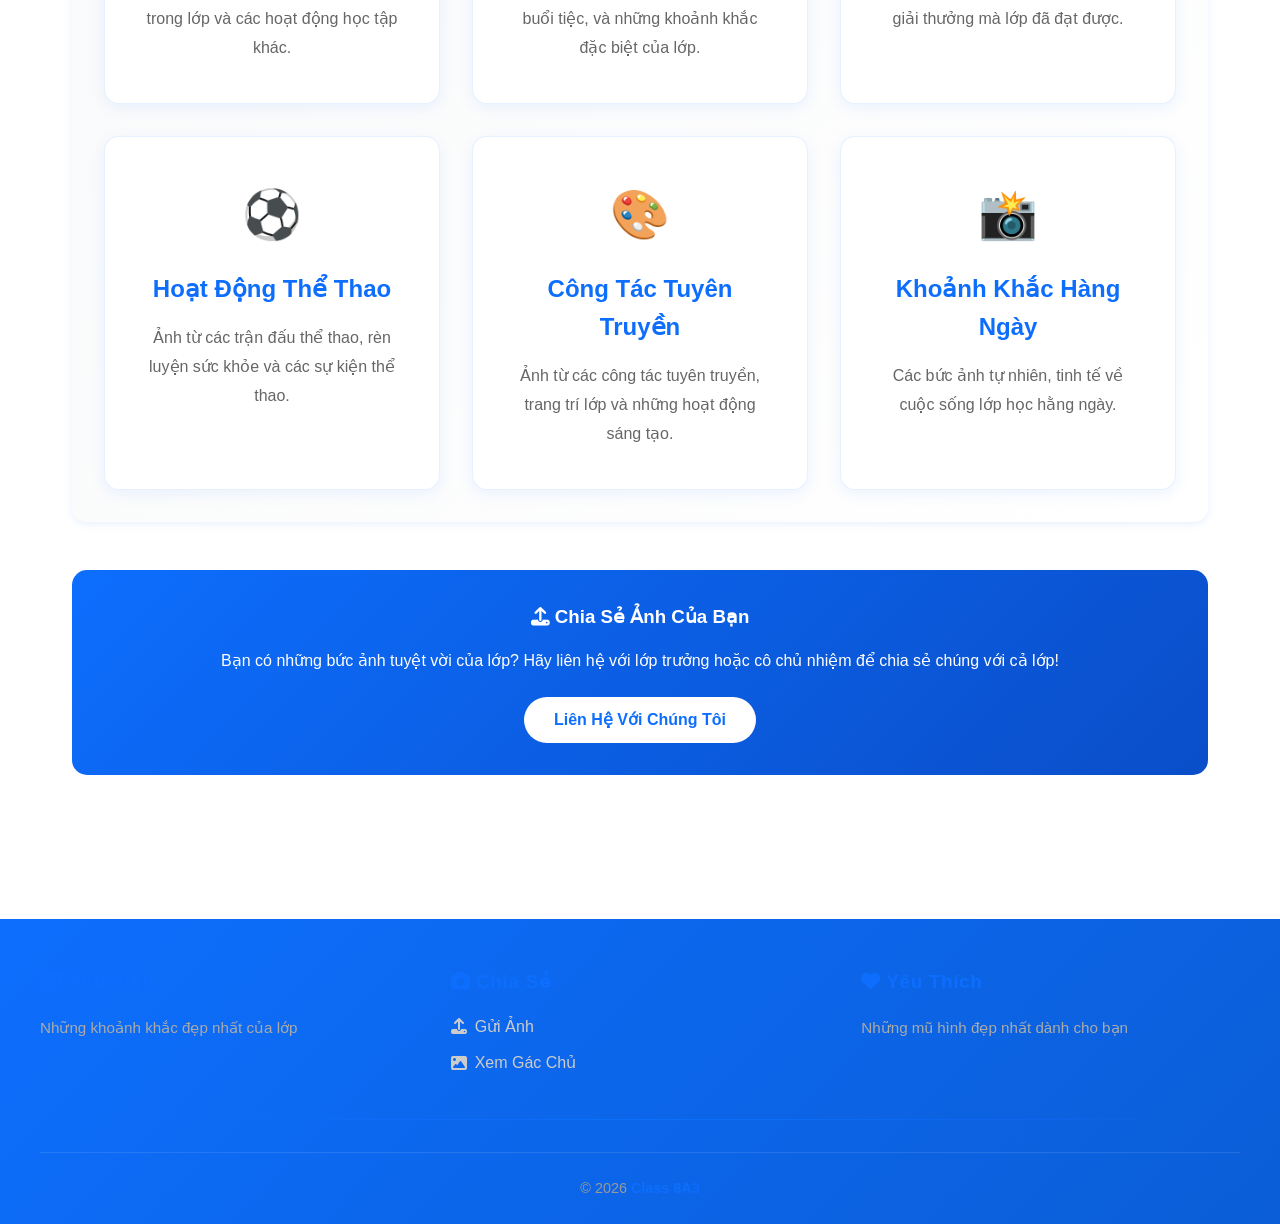
<file: gallery.html>
<!DOCTYPE html>
<html lang="vi">
<head>
    <meta charset="UTF-8">
    <meta name="viewport" content="width=device-width, initial-scale=1.0">
    <title>Class 8A3 - Thư Viện Ảnh</title>
    <link rel="shortcut icon" type="image/png" href="./images/logo.png">
    
    <!-- CSS Files -->
    <link rel="stylesheet" href="css/style.css">
    <link rel="stylesheet" href="css/loading.css">
    <link rel="stylesheet" href="css/animation.css">
    
    <!-- Icons -->
    <link rel="stylesheet" href="https://cdnjs.cloudflare.com/ajax/libs/font-awesome/6.4.0/css/all.min.css">
</head>
<body>
    <!-- ==================== LOADING SCREEN ==================== -->
    <div class="loading-screen">
        <div class="loading-container">
            <div class="loading-spinner"></div>
            <div class="loading-text">Đang tải</div>
            <div class="loading-dots">.</div>
            <div class="loading-progress">
                <div class="loading-progress-bar"></div>
            </div>
        </div>
    </div>

    <!-- ==================== NAVBAR ==================== -->
    <nav class="navbar">
        <div class="navbar-container">
            <a href="index.html" class="navbar-logo">
                <i class="fas fa-graduation-cap"></i> Class 8A3
            </a>
            
            <ul class="navbar-menu">
                <li class="navbar-item"><a href="index.html">Trang chủ</a></li>
                <li class="navbar-item"><a href="about.html">Giới thiệu</a></li>
                <li class="navbar-item"><a href="members.html">Thành viên</a></li>
                <li class="navbar-item"><a href="404.html">Thông báo</a></li>
                <li class="navbar-item"><a href="gallery.html">Thư viện ảnh</a></li>
                <li class="navbar-item"><a href="contact.html">Liên hệ</a></li>
            </ul>

            <div class="mobile-toggle">
                <span></span>
                <span></span>
                <span></span>
            </div>
        </div>
    </nav>

    <!-- ==================== PAGE CONTENT ==================== -->
    <section class="section page-content" style="margin-top: 100px;">
        <h1 class="section-title animate-on-scroll fade-up" style="margin-top: 0;">
            <i class="fas fa-images"></i> Thư Viện Ảnh
        </h1>

        <p style="text-align: center; font-size: 1.1rem; color: #666; margin-bottom: 2rem; max-width: 600px; margin-left: auto; margin-right: auto;">
            Tập hợp những khoảnh khắc của lớp 8A3. Hover vào ảnh để phóng to.
        </p>

        <!-- Gallery Grid -->
        <div class="gallery-grid animate-on-scroll fade-up">
            <!-- Image 1 -->
            <div class="gallery-item animate-on-scroll fade-up">
                <a href="images/photo1.jpg" target="_blank">
                    <img src="images/photo1.jpg" alt="Kỷ niệm lớp" loading="lazy">
                </a>
                <div class="gallery-overlay"><i class="fas fa-search"></i></div>
            </div>

            <!-- Image 2 -->
            <div class="gallery-item animate-on-scroll fade-up animate-delay-1">
                <a href="images/photo2.jpg" target="_blank">
                    <img src="images/photo2.jpg" alt="Hoạt động học tập" loading="lazy">
                </a>
                <div class="gallery-overlay"><i class="fas fa-search"></i></div>
            </div>

            <!-- Image 3 -->
            <div class="gallery-item animate-on-scroll fade-up animate-delay-2">
                <a href="images/photo3.jpg" target="_blank">
                    <img src="images/photo3.jpg" alt="Sinh hoạt tập thể" loading="lazy">
                </a>
                <div class="gallery-overlay"><i class="fas fa-search"></i></div>
            </div>

            <!-- Image 4 -->
            <div class="gallery-item animate-on-scroll fade-up animate-delay-3">
                <a href="images/photo4.jpg" target="_blank">
                    <img src="images/photo4.jpg" alt="Thành tích lớp" loading="lazy">
                </a>
                <div class="gallery-overlay"><i class="fas fa-search"></i></div>
            </div>

            <!-- Image 5 -->
            <div class="gallery-item animate-on-scroll fade-up animate-delay-4">
                <a href="images/photo5.jpg" target="_blank">
                    <img src="images/photo5.jpg" alt="Sự kiện lớp" loading="lazy">
                </a>
                <div class="gallery-overlay"><i class="fas fa-search"></i></div>
            </div>

            <!-- Image 6 -->
            <div class="gallery-item animate-on-scroll fade-up animate-delay-5">
                <a href="images/photo6.jpg" target="_blank">
                    <img src="images/photo6.jpg" alt="Hoạt động ngoại khóa" loading="lazy">
                </a>
                <div class="gallery-overlay"><i class="fas fa-search"></i></div>
            </div>

            <!-- Image 7 -->
            <div class="gallery-item animate-on-scroll fade-up">
                <a href="images/photo7.jpg" target="_blank">
                    <img src="images/photo7.jpg" alt="Giờ giải trí" loading="lazy">
                </a>
                <div class="gallery-overlay"><i class="fas fa-search"></i></div>
            </div>

            <!-- Image 8 -->
            <div class="gallery-item animate-on-scroll fade-up animate-delay-1">
                <a href="images/photo8.jpg" target="_blank">
                    <img src="images/photo8.jpg" alt="Cắm trại" loading="lazy">
                </a>
                <div class="gallery-overlay"><i class="fas fa-search"></i></div>
            </div>

            <!-- Image 9 -->
            <div class="gallery-item animate-on-scroll fade-up animate-delay-2">
                <a href="images/photo9.jpg" target="_blank">
                    <img src="images/photo9.jpg" alt="Giải thưởng" loading="lazy">
                </a>
                <div class="gallery-overlay"><i class="fas fa-search"></i></div>
            </div>

            <!-- Image 10 -->
            <div class="gallery-item animate-on-scroll fade-up animate-delay-3">
                <a href="images/photo10.jpg" target="_blank">
                    <img src="images/photo10.jpg" alt="Chuyến dã ngoại" loading="lazy">
                </a>
                <div class="gallery-overlay"><i class="fas fa-search"></i></div>
            </div>

            <!-- Image 11 -->
            <div class="gallery-item animate-on-scroll fade-up animate-delay-4">
                <a href="images/photo11.jpg" target="_blank">
                    <img src="images/photo11.jpg" alt="Hoạt động thể thao" loading="lazy">
                </a>
                <div class="gallery-overlay"><i class="fas fa-search"></i></div>
            </div>

            <!-- Image 12 -->
            <div class="gallery-item animate-on-scroll fade-up animate-delay-5">
                <a href="images/photo12.jpg" target="_blank">
                    <img src="images/photo12.jpg" alt="Hoạt động nghệ thuật" loading="lazy">
                </a>
                <div class="gallery-overlay"><i class="fas fa-search"></i></div>
            </div>
        </div>

        <!-- Gallery Categories -->
        <div style="margin-top: 4rem; background: linear-gradient(135deg, #f8f9fa, #ffffff); padding: 2rem; border-radius: 15px; box-shadow: var(--shadow-sm);">
            <h2 class="section-title animate-on-scroll fade-up">
                <i class="fas fa-folder-open"></i> Các Bộ Sưu Tập
            </h2>

            <div class="features-grid" style="margin-top: 2rem;">
                <div class="feature-card animate-on-scroll fade-up">
                    <span class="feature-icon">📚</span>
                    <h3>Hoạt Động Học Tập</h3>
                    <p>Ảnh từ các buổi học, thí nghiệm trong lớp và các hoạt động học tập khác.</p>
                </div>

                <div class="feature-card animate-on-scroll fade-up animate-delay-1">
                    <span class="feature-icon">🎉</span>
                    <h3>Sự Kiện Lớp</h3>
                    <p>Những bức ảnh từ các sự kiện, buổi tiệc, và những khoảnh khắc đặc biệt của lớp.</p>
                </div>

                <div class="feature-card animate-on-scroll fade-up animate-delay-2">
                    <span class="feature-icon">🏆</span>
                    <h3>Thành Tích Lớp</h3>
                    <p>Ảnh chứng minh những thành tích, giải thưởng mà lớp đã đạt được.</p>
                </div>

                <div class="feature-card animate-on-scroll fade-up animate-delay-3">
                    <span class="feature-icon">⚽</span>
                    <h3>Hoạt Động Thể Thao</h3>
                    <p>Ảnh từ các trận đấu thể thao, rèn luyện sức khỏe và các sự kiện thể thao.</p>
                </div>

                <div class="feature-card animate-on-scroll fade-up animate-delay-4">
                    <span class="feature-icon">🎨</span>
                    <h3>Công Tác Tuyên Truyền</h3>
                    <p>Ảnh từ các công tác tuyên truyền, trang trí lớp và những hoạt động sáng tạo.</p>
                </div>

                <div class="feature-card animate-on-scroll fade-up animate-delay-5">
                    <span class="feature-icon">📸</span>
                    <h3>Khoảnh Khắc Hàng Ngày</h3>
                    <p>Các bức ảnh tự nhiên, tinh tế về cuộc sống lớp học hằng ngày.</p>
                </div>
            </div>
        </div>

        <!-- Upload Information -->
        <div style="margin-top: 3rem; background: linear-gradient(135deg, #0d6efd, #0a4ec9); color: white; padding: 2rem; border-radius: 15px; text-align: center;">
            <h3 style="margin-bottom: 1rem;">
                <i class="fas fa-upload"></i> Chia Sẻ Ảnh Của Bạn
            </h3>
            <p style="margin-bottom: 1.5rem;">
                Bạn có những bức ảnh tuyệt vời của lớp? Hãy liên hệ với lớp trưởng hoặc cô chủ nhiệm 
                để chia sẻ chúng với cả lớp!
            </p>
            <a href="contact.html" style="display: inline-block; padding: 10px 30px; background: white; color: #0d6efd; border-radius: 25px; text-decoration: none; font-weight: 600; transition: var(--transition);"
               onmouseover="this.style.transform='scale(1.05)'; this.style.boxShadow='0 0 20px rgba(255,255,255,0.5)';"
               onmouseout="this.style.transform='scale(1)'; this.style.boxShadow='none';">
                Liên Hệ Với Chúng Tôi
            </a>
        </div>
    </section>

    <!-- ==================== FOOTER ==================== -->
    <footer class="footer">
        <div class="footer-container">
            <div class="footer-content">
                <div class="footer-section">
                    <h3><i class="fas fa-images"></i> Thư Viện</h3>
                    <p>Những khoảnh khắc đẹp nhất của lớp</p>
                </div>
                <div class="footer-section">
                    <h3><i class="fas fa-camera"></i> Chia Sẻ</h3>
                    <ul>
                        <li><a href="contact.html"><i class="fas fa-upload"></i> Gửi Ảnh</a></li>
                        <li><a href="gallery.html"><i class="fas fa-image"></i> Xem Gác Chủ</a></li>
                    </ul>
                </div>
                <div class="footer-section">
                    <h3><i class="fas fa-heart"></i> Yêu Thích</h3>
                    <p>Những mũ hình đẹp nhất dành cho bạn</p>
                </div>
            </div>
            <div class="footer-divider"></div>
            <div class="footer-bottom">
                <p>&copy; 2026 <strong>Class 8A3</strong></p>
            </div>
        </div>
    </footer>

    <!-- JavaScript Files -->
    <script src="js/main.js"></script>
</body>
</html>
</file>
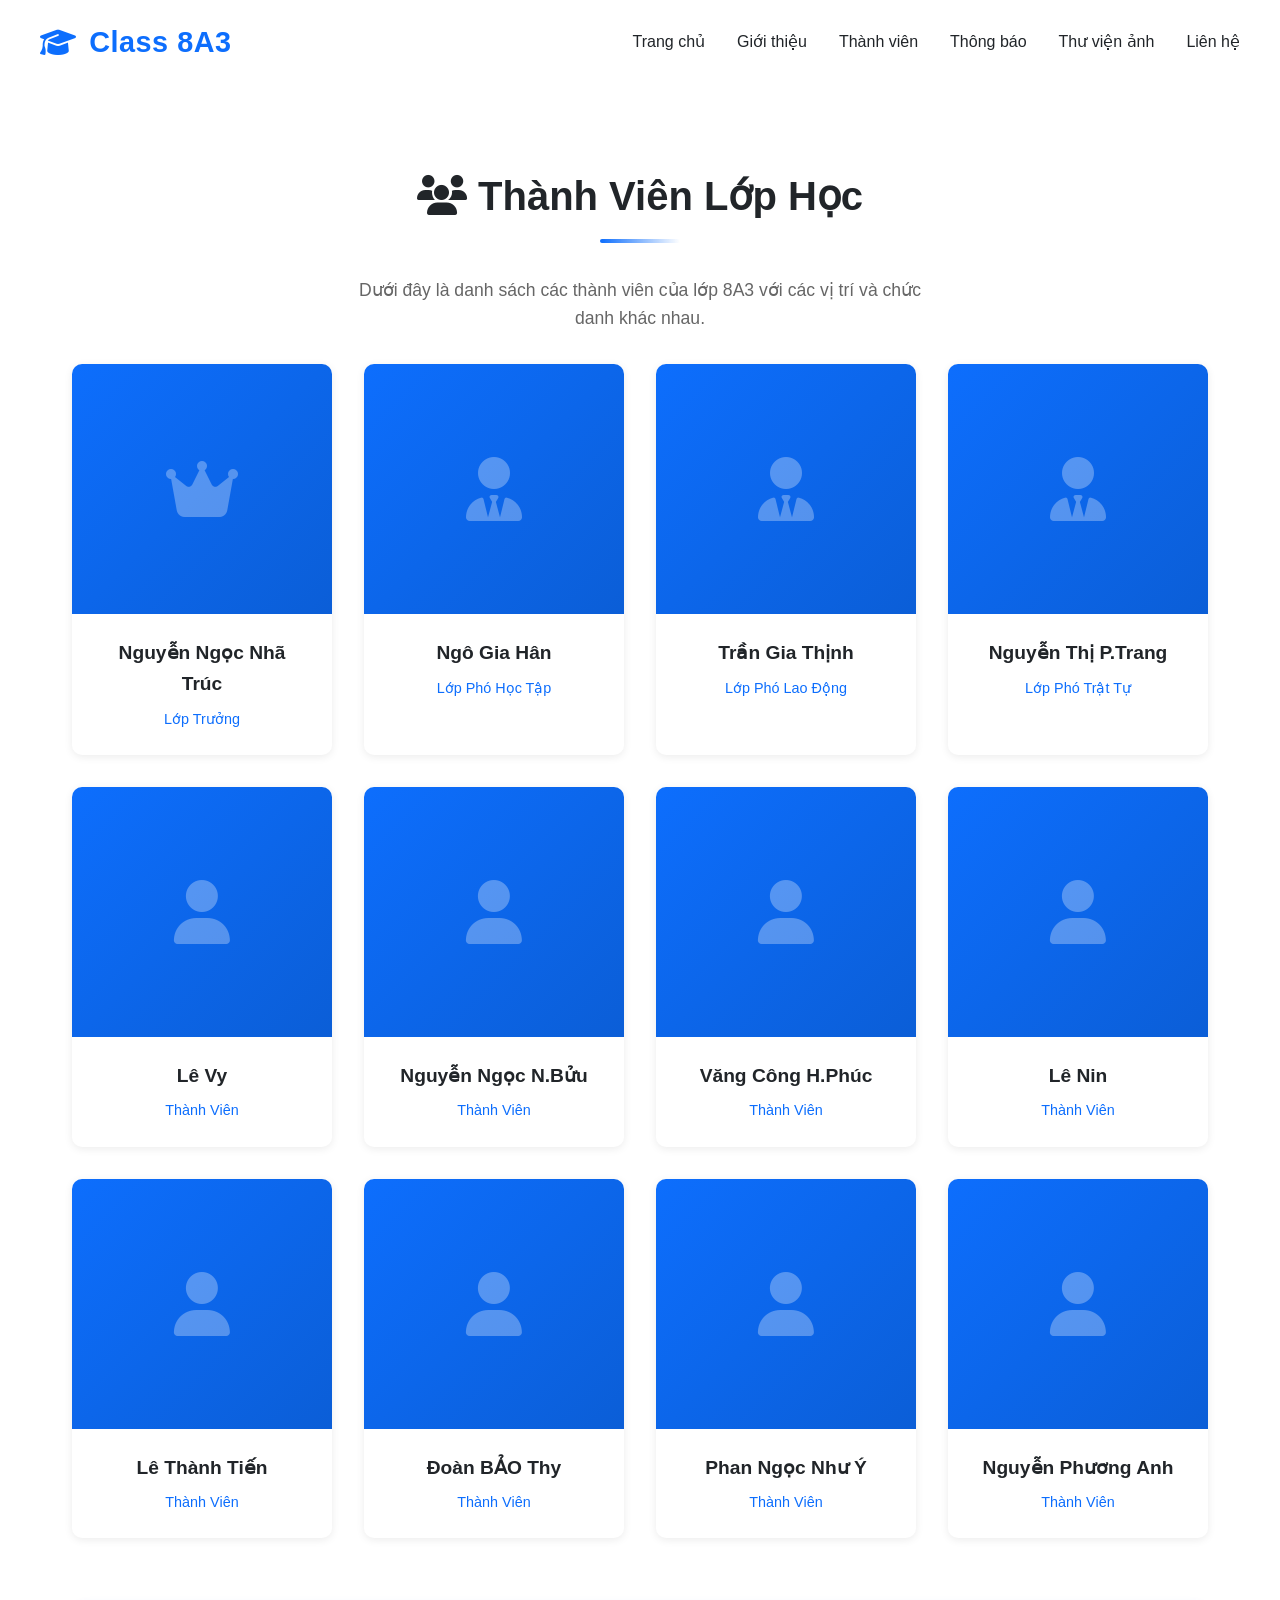
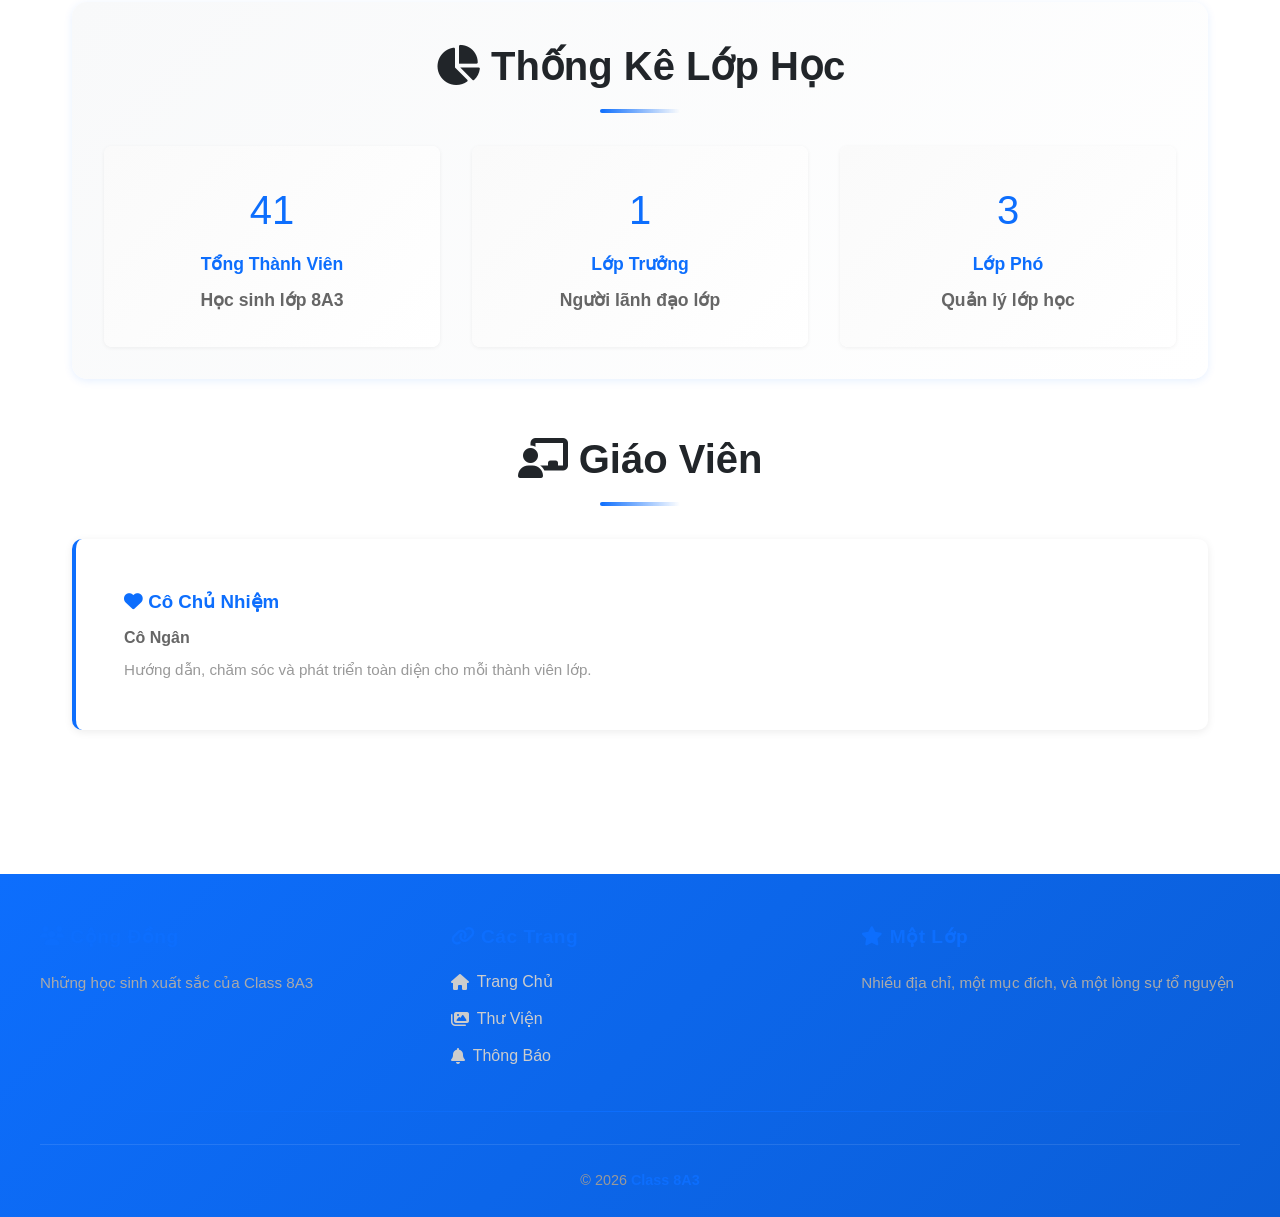
<file: members.html>
<!DOCTYPE html>
<html lang="vi">
<head>
    <meta charset="UTF-8">
    <meta name="viewport" content="width=device-width, initial-scale=1.0">
    <title>Class 8A3 - Thành Viên</title>
    <link rel="shortcut icon" type="image/png" href="./images/logo.png">
    
    <!-- CSS Files -->
    <link rel="stylesheet" href="css/style.css">
    <link rel="stylesheet" href="css/loading.css">
    <link rel="stylesheet" href="css/animation.css">
    
    <!-- Icons -->
    <link rel="stylesheet" href="https://cdnjs.cloudflare.com/ajax/libs/font-awesome/6.4.0/css/all.min.css">
</head>
<body>
    <!-- ==================== LOADING SCREEN ==================== -->
    <div class="loading-screen">
        <div class="loading-container">
            <div class="loading-spinner"></div>
            <div class="loading-text">Đang tải</div>
            <div class="loading-dots">.</div>
            <div class="loading-progress">
                <div class="loading-progress-bar"></div>
            </div>
        </div>
    </div>

    <!-- ==================== NAVBAR ==================== -->
    <nav class="navbar">
        <div class="navbar-container">
            <a href="index.html" class="navbar-logo">
                <i class="fas fa-graduation-cap"></i> Class 8A3
            </a>
            
            <ul class="navbar-menu">
                <li class="navbar-item"><a href="index.html">Trang chủ</a></li>
                <li class="navbar-item"><a href="about.html">Giới thiệu</a></li>
                <li class="navbar-item"><a href="members.html">Thành viên</a></li>
                <li class="navbar-item"><a href="404.html">Thông báo</a></li>
                <li class="navbar-item"><a href="gallery.html">Thư viện ảnh</a></li>
                <li class="navbar-item"><a href="contact.html">Liên hệ</a></li>
            </ul>

            <div class="mobile-toggle">
                <span></span>
                <span></span>
                <span></span>
            </div>
        </div>
    </nav>

    <!-- ==================== PAGE CONTENT ==================== -->
    <section class="section page-content" style="margin-top: 100px;">
        <h1 class="section-title animate-on-scroll fade-up" style="margin-top: 0;">
            <i class="fas fa-users"></i> Thành Viên Lớp Học
        </h1>

        <p style="text-align: center; font-size: 1.1rem; color: #666; margin-bottom: 2rem; max-width: 600px; margin-left: auto; margin-right: auto;">
            Dưới đây là danh sách các thành viên của lớp 8A3 với các vị trí và chức danh khác nhau.
        </p>

        <!-- Members Grid -->
        <div class="members-grid animate-on-scroll fade-up">
            <!-- Lãnh đạo lớp -->
            <div class="member-card animate-on-scroll fade-up">
                <div class="member-image">
                    <i class="fas fa-crown"></i>
                </div>
                <div class="member-info">
                    <div class="member-name">Nguyễn Ngọc Nhã Trúc</div>
                    <div class="member-role">Lớp Trưởng</div>
                </div>
            </div>

            <div class="member-card animate-on-scroll fade-up animate-delay-1">
                <div class="member-image">
                    <i class="fas fa-user-tie"></i>
                </div>
                <div class="member-info">
                    <div class="member-name">Ngô Gia Hân</div>
                    <div class="member-role">Lớp Phó Học Tập</div>
                </div>
            </div>

            <div class="member-card animate-on-scroll fade-up animate-delay-2">
                <div class="member-image">
                    <i class="fas fa-user-tie"></i>
                </div>
                <div class="member-info">
                    <div class="member-name">Trần Gia Thịnh</div>
                    <div class="member-role">Lớp Phó Lao Động</div>
                </div>
            </div>

            <!-- Regular Members -->
            <div class="member-card animate-on-scroll fade-up animate-delay-3">
                <div class="member-image">
                    <i class="fas fa-user-tie"></i>
                </div>
                <div class="member-info">
                    <div class="member-name">Nguyễn Thị P.Trang</div>
                    <div class="member-role">Lớp Phó Trật Tự</div>
                </div>
            </div>

            <div class="member-card animate-on-scroll fade-up animate-delay-4">
                <div class="member-image">
                    <i class="fas fa-user"></i>
                </div>
                <div class="member-info">
                    <div class="member-name">Lê Vy</div>
                    <div class="member-role">Thành Viên</div>
                </div>
            </div>

            <div class="member-card animate-on-scroll fade-up animate-delay-5">
                <div class="member-image">
                    <i class="fas fa-user"></i>
                </div>
                <div class="member-info">
                    <div class="member-name">Nguyễn Ngọc N.Bửu</div>
                    <div class="member-role">Thành Viên</div>
                </div>
            </div>

            <div class="member-card animate-on-scroll fade-up">
                <div class="member-image">
                    <i class="fas fa-user"></i>
                </div>
                <div class="member-info">
                    <div class="member-name">Văng Công H.Phúc</div>
                    <div class="member-role">Thành Viên</div>
                </div>
            </div>

            <div class="member-card animate-on-scroll fade-up animate-delay-1">
                <div class="member-image">
                    <i class="fas fa-user"></i>
                </div>
                <div class="member-info">
                    <div class="member-name">Lê Nin</div>
                    <div class="member-role">Thành Viên</div>
                </div>
            </div>

            <div class="member-card animate-on-scroll fade-up animate-delay-2">
                <div class="member-image">
                    <i class="fas fa-user"></i>
                </div>
                <div class="member-info">
                    <div class="member-name">Lê Thành Tiến</div>
                    <div class="member-role">Thành Viên</div>
                </div>
            </div>

            <div class="member-card animate-on-scroll fade-up animate-delay-3">
                <div class="member-image">
                    <i class="fas fa-user"></i>
                </div>
                <div class="member-info">
                    <div class="member-name">Đoàn BẢO Thy</div>
                    <div class="member-role">Thành Viên</div>
                </div>
            </div>

            <div class="member-card animate-on-scroll fade-up animate-delay-4">
                <div class="member-image">
                    <i class="fas fa-user"></i>
                </div>
                <div class="member-info">
                    <div class="member-name">Phan Ngọc Như Ý</div>
                    <div class="member-role">Thành Viên</div>
                </div>
            </div>

            <div class="member-card animate-on-scroll fade-up animate-delay-5">
                <div class="member-image">
                    <i class="fas fa-user"></i>
                </div>
                <div class="member-info">
                    <div class="member-name">Nguyễn Phương Anh</div>
                    <div class="member-role">Thành Viên</div>
                </div>
            </div>
        </div>

        <!-- Statistics Section -->
        <div style="margin-top: 4rem; background: linear-gradient(135deg, #f8f9fa, #ffffff); padding: 2rem; border-radius: 15px; box-shadow: var(--shadow-sm);">
            <h2 class="section-title animate-on-scroll fade-up">
                <i class="fas fa-chart-pie"></i> Thống Kê Lớp Học
            </h2>

            <div class="about-grid" style="margin-top: 2rem;">
                <div class="about-card animate-on-scroll fade-up">
                    <div style="font-size: 2.5rem; color: #0d6efd; margin-bottom: 0.5rem;">
                        41<span style="font-size: 1.2rem;"></span>
                    </div>
                    <h3>Tổng Thành Viên</h3>
                    <p style="color: #666;">Học sinh lớp 8A3</p>
                </div>

                <div class="about-card animate-on-scroll fade-up animate-delay-1">
                    <div style="font-size: 2.5rem; color: #0d6efd; margin-bottom: 0.5rem;">
                        1
                    </div>
                    <h3>Lớp Trưởng</h3>
                    <p style="color: #666;">Người lãnh đạo lớp</p>
                </div>

                <div class="about-card animate-on-scroll fade-up animate-delay-2">
                    <div style="font-size: 2.5rem; color: #0d6efd; margin-bottom: 0.5rem;">
                        3
                    </div>
                    <h3>Lớp Phó</h3>
                    <p style="color: #666;">Quản lý lớp học</p>
                </div>
            </div>
        </div>

        <!-- Contact Teachers -->
        <div style="margin-top: 3rem;">
            <h2 class="section-title animate-on-scroll fade-up">
                <i class="fas fa-chalkboard-user"></i> Giáo Viên
            </h2>

            <div style="display: grid; grid-template-columns: repeat(auto-fit, minmax(250px, 1fr)); gap: 2rem; margin-top: 2rem;">
                <div class="about-content animate-on-scroll fade-up">
                    <h3 style="color: #0d6efd; margin-bottom: 0.5rem;">
                        <i class="fas fa-heart"></i> Cô Chủ Nhiệm
                    </h3>
                    <p style="color: #666; margin-bottom: 0.5rem;"><strong>Cô Ngân</strong></p>
                    <p style="color: #999; font-size: 0.95rem;">Hướng dẫn, chăm sóc và phát triển toàn diện cho mỗi thành viên lớp.</p>
                </div>

            </div>
        </div>
    </section>

    <!-- ==================== FOOTER ==================== -->
    <footer class="footer">
        <div class="footer-container">
            <div class="footer-content">
                <div class="footer-section">
                    <h3><i class="fas fa-users"></i> Cộng Đồng</h3>
                    <p>Những học sinh xuất sắc của Class 8A3</p>
                </div>
                <div class="footer-section">
                    <h3><i class="fas fa-link"></i> Các Trang</h3>
                    <ul>
                        <li><a href="index.html"><i class="fas fa-home"></i> Trang Chủ</a></li>
                        <li><a href="gallery.html"><i class="fas fa-images"></i> Thư Viện</a></li>
                        <li><a href="news.html"><i class="fas fa-bell"></i> Thông Báo</a></li>
                    </ul>
                </div>
                <div class="footer-section">
                    <h3><i class="fas fa-star"></i> Một Lớp</h3>
                    <p>Nhiều địa chỉ, một mục đích, và một lòng sự tổ nguyện</p>
                </div>
            </div>
            <div class="footer-divider"></div>
            <div class="footer-bottom">
                <p>&copy; 2026 <strong>Class 8A3</strong></p>
            </div>
        </div>
    </footer>

    <!-- JavaScript Files -->
    <script src="js/main.js"></script>
</body>
</html>
</file>
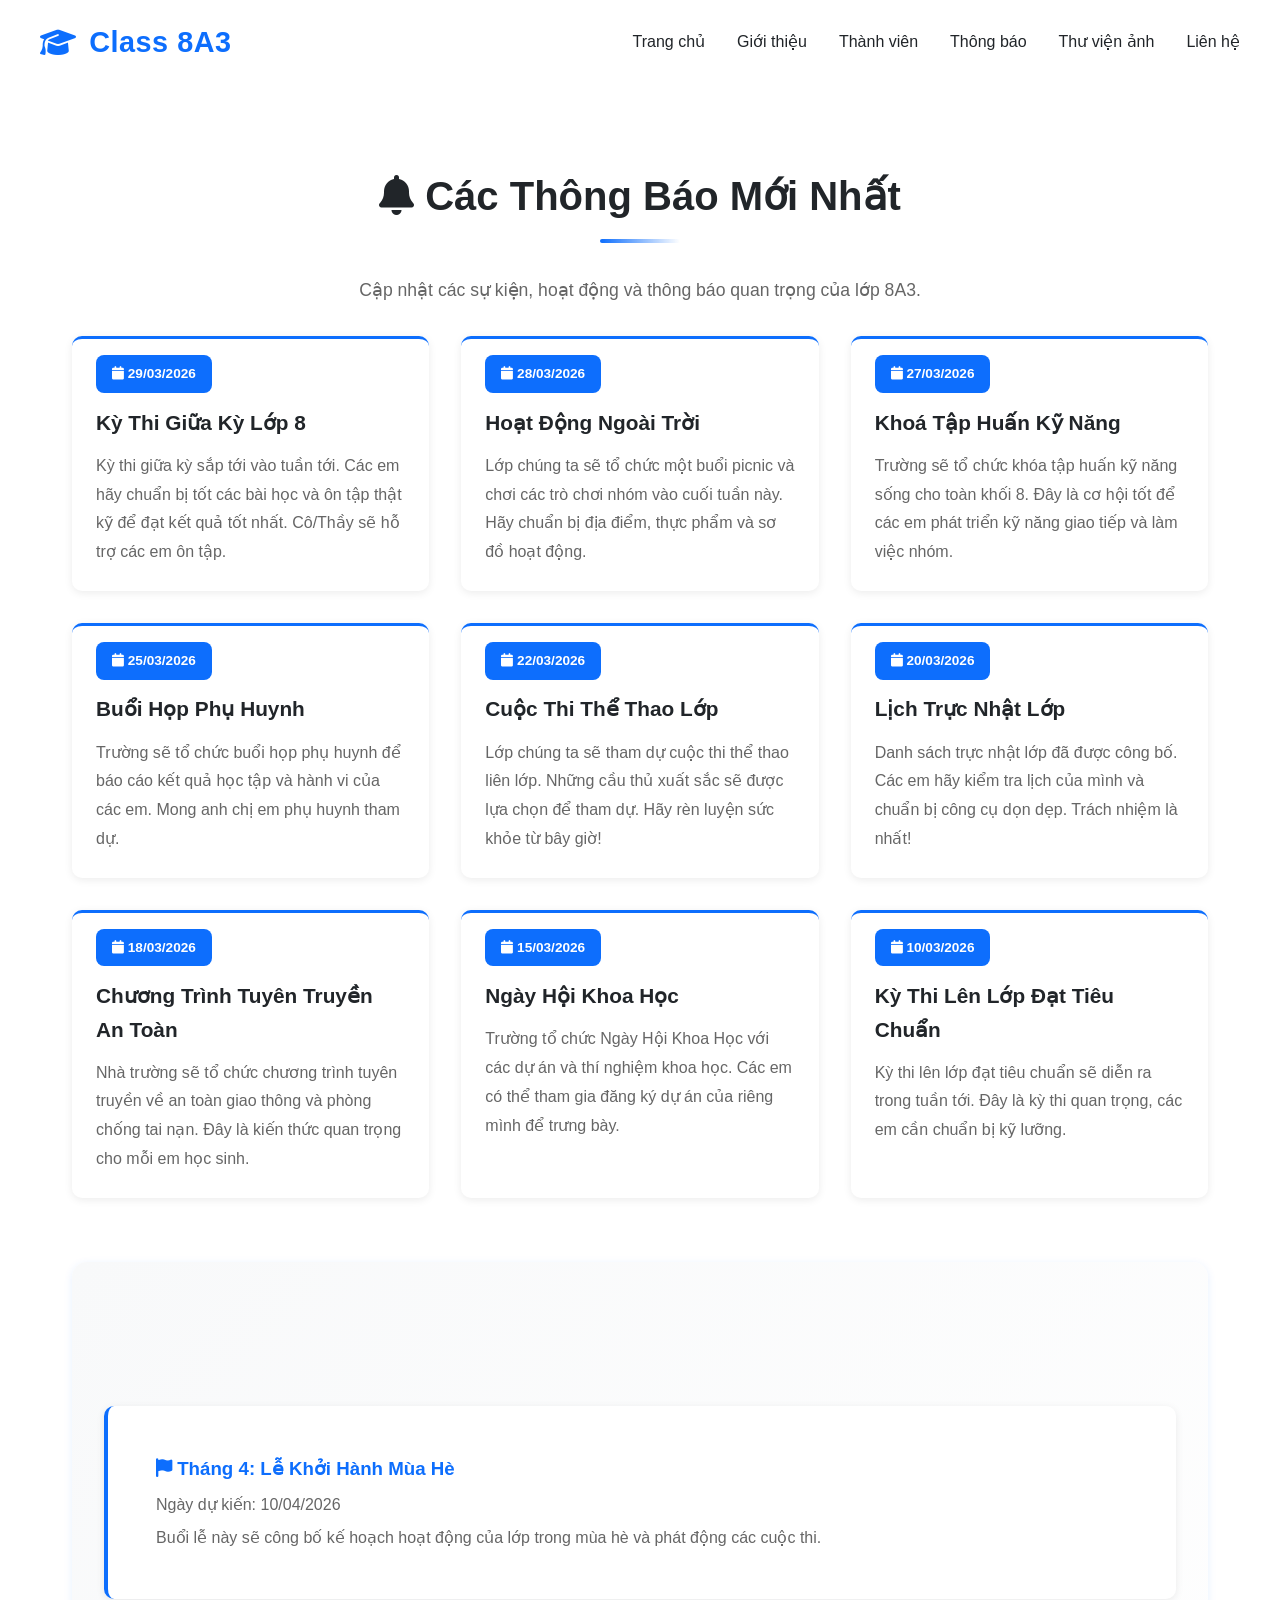
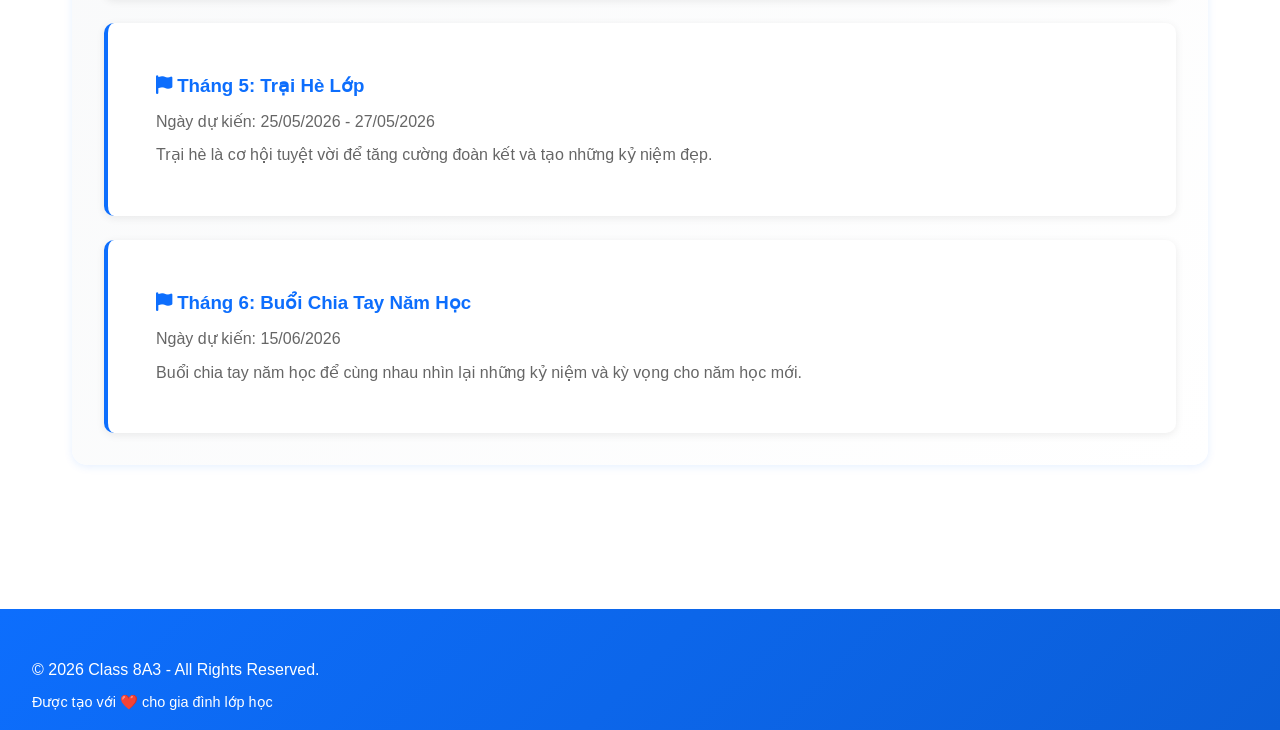
<file: news.html>
<!DOCTYPE html>
<html lang="vi">
<head>
    <meta charset="UTF-8">
    <meta name="viewport" content="width=device-width, initial-scale=1.0">
    <title>Class 8A3 - Thông Báo</title>    <link rel="shortcut icon" type="image/png" href="./images/logo.png">    
    <!-- CSS Files -->
    <link rel="stylesheet" href="css/style.css">
    <link rel="stylesheet" href="css/loading.css">
    <link rel="stylesheet" href="css/animation.css">
    
    <!-- Icons -->
    <link rel="stylesheet" href="https://cdnjs.cloudflare.com/ajax/libs/font-awesome/6.4.0/css/all.min.css">
</head>
<body>
    <!-- ==================== LOADING SCREEN ==================== -->
    <div class="loading-screen">
        <div class="loading-container">
            <div class="loading-spinner"></div>
            <div class="loading-text">Đang tải</div>
            <div class="loading-dots">.</div>
            <div class="loading-progress">
                <div class="loading-progress-bar"></div>
            </div>
        </div>
    </div>

    <!-- ==================== NAVBAR ==================== -->
    <nav class="navbar">
        <div class="navbar-container">
            <a href="index.html" class="navbar-logo">
                <i class="fas fa-graduation-cap"></i> Class 8A3
            </a>
            
            <ul class="navbar-menu">
                <li class="navbar-item"><a href="index.html">Trang chủ</a></li>
                <li class="navbar-item"><a href="about.html">Giới thiệu</a></li>
                <li class="navbar-item"><a href="members.html">Thành viên</a></li>
                <li class="navbar-item"><a href="news.html">Thông báo</a></li>
                <li class="navbar-item"><a href="gallery.html">Thư viện ảnh</a></li>
                <li class="navbar-item"><a href="contact.html">Liên hệ</a></li>
            </ul>

            <div class="mobile-toggle">
                <span></span>
                <span></span>
                <span></span>
            </div>
        </div>
    </nav>

    <!-- ==================== PAGE CONTENT ==================== -->
    <section class="section page-content" style="margin-top: 100px;">
        <h1 class="section-title animate-on-scroll fade-up" style="margin-top: 0;">
            <i class="fas fa-bell"></i> Các Thông Báo Mới Nhất
        </h1>

        <p style="text-align: center; font-size: 1.1rem; color: #666; margin-bottom: 2rem; max-width: 600px; margin-left: auto; margin-right: auto;">
            Cập nhật các sự kiện, hoạt động và thông báo quan trọng của lớp 8A3.
        </p>

        <!-- News Grid -->
        <div class="news-grid animate-on-scroll fade-up">
            <!-- News Item 1 -->
            <div class="news-card animate-on-scroll fade-up">
                <div class="news-date">
                    <i class="fas fa-calendar"></i> 29/03/2026
                </div>
                <h3 class="news-title">Kỳ Thi Giữa Kỳ Lớp 8</h3>
                <p class="news-description">
                    Kỳ thi giữa kỳ sắp tới vào tuần tới. Các em hãy chuẩn bị tốt các bài học và ôn tập thật kỹ 
                    để đạt kết quả tốt nhất. Cô/Thầy sẽ hỗ trợ các em ôn tập.
                </p>
            </div>

            <!-- News Item 2 -->
            <div class="news-card animate-on-scroll fade-up animate-delay-1">
                <div class="news-date">
                    <i class="fas fa-calendar"></i> 28/03/2026
                </div>
                <h3 class="news-title">Hoạt Động Ngoài Trời</h3>
                <p class="news-description">
                    Lớp chúng ta sẽ tổ chức một buổi picnic và chơi các trò chơi nhóm vào cuối tuần này. 
                    Hãy chuẩn bị địa điểm, thực phẩm và sơ đồ hoạt động.
                </p>
            </div>

            <!-- News Item 3 -->
            <div class="news-card animate-on-scroll fade-up animate-delay-2">
                <div class="news-date">
                    <i class="fas fa-calendar"></i> 27/03/2026
                </div>
                <h3 class="news-title">Khoá Tập Huấn Kỹ Năng</h3>
                <p class="news-description">
                    Trường sẽ tổ chức khóa tập huấn kỹ năng sống cho toàn khối 8. Đây là cơ hội tốt để 
                    các em phát triển kỹ năng giao tiếp và làm việc nhóm.
                </p>
            </div>

            <!-- News Item 4 -->
            <div class="news-card animate-on-scroll fade-up animate-delay-3">
                <div class="news-date">
                    <i class="fas fa-calendar"></i> 25/03/2026
                </div>
                <h3 class="news-title">Buổi Họp Phụ Huynh</h3>
                <p class="news-description">
                    Trường sẽ tổ chức buổi họp phụ huynh để báo cáo kết quả học tập và hành vi của các em. 
                    Mong anh chị em phụ huynh tham dự.
                </p>
            </div>

            <!-- News Item 5 -->
            <div class="news-card animate-on-scroll fade-up animate-delay-4">
                <div class="news-date">
                    <i class="fas fa-calendar"></i> 22/03/2026
                </div>
                <h3 class="news-title">Cuộc Thi Thể Thao Lớp</h3>
                <p class="news-description">
                    Lớp chúng ta sẽ tham dự cuộc thi thể thao liên lớp. Những cầu thủ xuất sắc sẽ được lựa chọn 
                    để tham dự. Hãy rèn luyện sức khỏe từ bây giờ!
                </p>
            </div>

            <!-- News Item 6 -->
            <div class="news-card animate-on-scroll fade-up animate-delay-5">
                <div class="news-date">
                    <i class="fas fa-calendar"></i> 20/03/2026
                </div>
                <h3 class="news-title">Lịch Trực Nhật Lớp</h3>
                <p class="news-description">
                    Danh sách trực nhật lớp đã được công bố. Các em hãy kiểm tra lịch của mình và chuẩn bị 
                    công cụ dọn dẹp. Trách nhiệm là nhất!
                </p>
            </div>

            <!-- News Item 7 -->
            <div class="news-card animate-on-scroll fade-up">
                <div class="news-date">
                    <i class="fas fa-calendar"></i> 18/03/2026
                </div>
                <h3 class="news-title">Chương Trình Tuyên Truyền An Toàn</h3>
                <p class="news-description">
                    Nhà trường sẽ tổ chức chương trình tuyên truyền về an toàn giao thông và phòng chống tai nạn. 
                    Đây là kiến thức quan trọng cho mỗi em học sinh.
                </p>
            </div>

            <!-- News Item 8 -->
            <div class="news-card animate-on-scroll fade-up animate-delay-1">
                <div class="news-date">
                    <i class="fas fa-calendar"></i> 15/03/2026
                </div>
                <h3 class="news-title">Ngày Hội Khoa Học</h3>
                <p class="news-description">
                    Trường tổ chức Ngày Hội Khoa Học với các dự án và thí nghiệm khoa học. Các em có thể 
                    tham gia đăng ký dự án của riêng mình để trưng bày.
                </p>
            </div>

            <!-- News Item 9 -->
            <div class="news-card animate-on-scroll fade-up animate-delay-2">
                <div class="news-date">
                    <i class="fas fa-calendar"></i> 10/03/2026
                </div>
                <h3 class="news-title">Kỳ Thi Lên Lớp Đạt Tiêu Chuẩn</h3>
                <p class="news-description">
                    Kỳ thi lên lớp đạt tiêu chuẩn sẽ diễn ra trong tuần tới. Đây là kỳ thi quan trọng, 
                    các em cần chuẩn bị kỹ lưỡng.
                </p>
            </div>
        </div>

        <!-- Upcoming Events -->
        <div style="margin-top: 4rem; background: linear-gradient(135deg, #f8f9fa, #ffffff); padding: 2rem; border-radius: 15px; box-shadow: var(--shadow-sm);">
            <h2 class="section-title animate-on-scroll fade-up">
                <i class="fas fa-calendar-check"></i> Sự Kiện Sắp Tới
            </h2>

            <div style="margin-top: 2rem;">
                <div class="about-content animate-on-scroll fade-up" style="border-left: 4px solid #0d6efd; margin-bottom: 1.5rem;">
                    <h3 style="color: #0d6efd; margin-bottom: 0.5rem;">
                        <i class="fas fa-flag"></i> Tháng 4: Lễ Khởi Hành Mùa Hè
                    </h3>
                    <p style="color: #666; margin-bottom: 0.5rem;">
                        Ngày dự kiến: 10/04/2026
                    </p>
                    <p style="color: #666;">
                        Buổi lễ này sẽ công bố kế hoạch hoạt động của lớp trong mùa hè và phát động các cuộc thi.
                    </p>
                </div>

                <div class="about-content animate-on-scroll fade-up animate-delay-1" style="border-left: 4px solid #0d6efd; margin-bottom: 1.5rem;">
                    <h3 style="color: #0d6efd; margin-bottom: 0.5rem;">
                        <i class="fas fa-flag"></i> Tháng 5: Trại Hè Lớp
                    </h3>
                    <p style="color: #666; margin-bottom: 0.5rem;">
                        Ngày dự kiến: 25/05/2026 - 27/05/2026
                    </p>
                    <p style="color: #666;">
                        Trại hè là cơ hội tuyệt vời để tăng cường đoàn kết và tạo những kỷ niệm đẹp.
                    </p>
                </div>

                <div class="about-content animate-on-scroll fade-up animate-delay-2" style="border-left: 4px solid #0d6efd;">
                    <h3 style="color: #0d6efd; margin-bottom: 0.5rem;">
                        <i class="fas fa-flag"></i> Tháng 6: Buổi Chia Tay Năm Học
                    </h3>
                    <p style="color: #666; margin-bottom: 0.5rem;">
                        Ngày dự kiến: 15/06/2026
                    </p>
                    <p style="color: #666;">
                        Buổi chia tay năm học để cùng nhau nhìn lại những kỷ niệm và kỳ vọng cho năm học mới.
                    </p>
                </div>
            </div>
        </div>
    </section>

    <!-- ==================== FOOTER ==================== -->
    <footer class="footer">
        <p>&copy; 2026 Class 8A3 - All Rights Reserved.</p>
        <p style="font-size: 0.9rem; margin-top: 0.5rem;">Được tạo với ❤️ cho gia đình lớp học</p>
    </footer>

    <!-- JavaScript Files -->
    <script src="js/main.js"></script>
</body>
</html>
</file>
<file: css/style.css>
/* ==================== RESET & ROOT ==================== */
* {
    margin: 0;
    padding: 0;
    box-sizing: border-box;
}

:root {
    /* Colors */
    --primary-blue: #0d6efd;
    --primary-light: #0d6efd;
    --white: #ffffff;
    --light-gray: #f8f9fa;
    --dark-gray: #343a40;
    --text-color: #212529;
    --border-color: #dee2e6;
    
    /* Spacing */
    --spacing-xs: 0.5rem;
    --spacing-sm: 1rem;
    --spacing-md: 1.5rem;
    --spacing-lg: 2rem;
    --spacing-xl: 3rem;
    --spacing-2xl: 4rem;
    
    /* Shadows */
    --shadow-sm: 0 2px 8px rgba(13, 110, 253, 0.1);
    --shadow-md: 0 4px 16px rgba(13, 110, 253, 0.15);
    --shadow-lg: 0 8px 32px rgba(13, 110, 253, 0.2);
    --shadow-glow: 0 0 20px rgba(13, 110, 253, 0.5);
    
    /* Transitions */
    --transition: all 0.3s cubic-bezier(0.4, 0, 0.2, 1);
    --transition-smooth: all 0.4s cubic-bezier(0.25, 0.46, 0.45, 0.94);
}

/* ==================== GENERAL STYLES ==================== */
html {
    scroll-behavior: smooth;
}

body {
    font-family: 'Segoe UI', Tahoma, Geneva, Verdana, sans-serif;
    color: var(--text-color);
    background-color: var(--white);
    line-height: 1.6;
}

/* ==================== NAVBAR ==================== */
.navbar {
    position: fixed;
    top: 0;
    width: 100%;
    padding: 1.2rem 2rem;
    background: rgba(255, 255, 255, 0.99);
    z-index: 1000;
    transition: all 0.4s cubic-bezier(0.25, 0.46, 0.45, 0.94);
    box-shadow: 0 0 30px rgba(13, 110, 253, 0);
    border-bottom: 2px solid transparent;
}

.navbar.scrolled {
    background: #0d6efd;
    box-shadow: 0 8px 32px rgba(13, 110, 253, 0.25);
    padding: 0.8rem 2rem;
    border-bottom-color: rgba(255, 255, 255, 0.1);
}

.navbar.scrolled .navbar-logo {
    text-shadow: 0 2px 8px rgba(0, 0, 0, 0.2);
}

.navbar.scrolled .navbar-item a {
    text-shadow: 0 1px 3px rgba(0, 0, 0, 0.1);
}

.navbar-container {
    max-width: 1200px;
    margin: 0 auto;
    display: flex;
    justify-content: space-between;
    align-items: center;
}

.navbar-logo {
    font-size: 1.8rem;
    font-weight: 800;
    color: var(--primary-blue);
    text-decoration: none;
    letter-spacing: 0.5px;
    transition: all 0.3s ease;
    display: flex;
    align-items: center;
    gap: 0.8rem;
}

.navbar-logo i {
    animation: iconFloat 3s ease-in-out infinite;
}

@keyframes iconFloat {
    0%, 100% { transform: translateY(0); }
    50% { transform: translateY(-5px); }
}

.navbar.scrolled .navbar-logo {
    color: var(--white);
}

.navbar-logo:hover {
    transform: scale(1.05);
    letter-spacing: 1px;
}

.navbar-menu {
    display: flex;
    list-style: none;
    gap: 2rem;
}

.navbar-item a {
    color: var(--text-color);
    text-decoration: none;
    font-weight: 500;
    position: relative;
    transition: all 0.3s ease;
    padding: 8px 0;
    display: block;
}

.navbar.scrolled .navbar-item a {
    color: var(--white);
}

.navbar-item a::before {
    content: '';
    position: absolute;
    bottom: 0;
    left: 0;
    width: 0;
    height: 2px;
    background: var(--primary-blue);
    transition: width 0.4s cubic-bezier(0.34, 1.56, 0.64, 1);
}

.navbar.scrolled .navbar-item a::before {
    background: var(--white);
}

.navbar-item a:hover {
    transform: translateY(-2px);
    letter-spacing: 0.5px;
}

.navbar-item a:hover::before {
    width: 100%;
}

/* Mobile Menu Toggle */
.mobile-toggle {
    display: none;
    flex-direction: column;
    cursor: pointer;
    gap: 5px;
}

.mobile-toggle span {
    width: 25px;
    height: 3px;
    background: var(--primary-blue);
    border-radius: 2px;
    transition: var(--transition);
}

.navbar.scrolled .mobile-toggle span {
    background: var(--white);
}

/* ==================== HERO SECTION ==================== */
.hero {
    margin-top: 70px;
    min-height: 600px;
    background: url('../images/img1.png') center/cover no-repeat;
    background-attachment: fixed;
    color: var(--white);
    display: flex;
    align-items: center;
    justify-content: center;
    position: relative;
    overflow: hidden;
}

.hero::before {
    content: '';
    position: absolute;
    top: 0;
    left: 0;
    right: 0;
    bottom: 0;
    background: rgba(0, 0, 0, 0.5);
    z-index: 1;
}

@keyframes shiftGradient {
    0%, 100% { opacity: 1; }
    50% { opacity: 0.7; }
}

.hero::after {
    content: '';
    position: absolute;
    width: 300px;
    height: 300px;
    background: radial-gradient(circle, rgba(255, 255, 255, 0.1) 0%, transparent 70%);
    border-radius: 50%;
    top: -100px;
    right: -100px;
    animation: float 8s ease-in-out infinite;
    z-index: 0;
}

.hero-content {
    text-align: center;
    z-index: 2;
    animation: fadeUp 0.8s ease-out;
    max-width: 800px;
    padding: 0 2rem;
}

@keyframes float {
    0%, 100% { transform: translateY(0) translateX(0); }
    25% { transform: translateY(-20px) translateX(20px); }
    50% { transform: translateY(-40px) translateX(0); }
    75% { transform: translateY(-20px) translateX(-20px); }
}

.hero h1 {
    font-size: 3.8rem;
    margin-bottom: 1.5rem;
    font-weight: 900;
    line-height: 1.2;
    animation: slideDown 0.8s ease-out;
    font-family: 'Poppins', sans-serif;
    text-shadow: 0 4px 20px rgba(0, 0, 0, 0.4);
}

.hero h1 span {
    color: #0d6efd;
    font-weight: 900;
}

@keyframes shimmer {
    0%, 100% { opacity: 1; }
    50% { opacity: 0.8; }
}

.hero p {
    font-size: 1.5rem;
    margin-bottom: 2.5rem;
    background: linear-gradient(135deg, #0d6efd 0%, #ffffff 100%);
    -webkit-background-clip: text;
    -webkit-text-fill-color: transparent;
    background-clip: text;
    font-weight: 700;
    animation: fadeUp 0.8s ease-out forwards;
    opacity: 0;
    line-height: 1.8;
    letter-spacing: 0.5px;
    font-family: 'Poppins', sans-serif;
    filter: drop-shadow(0 4px 15px rgba(0, 0, 0, 0.5));
}

.hero-btn {
    padding: 16px 50px;
    font-size: 1.15rem;
    background: linear-gradient(135deg, #0d6efd 0%, #0055cc 100%);
    color: var(--white);
    border: none;
    border-radius: 50px;
    font-weight: 700;
    cursor: pointer;
    transition: all 0.4s cubic-bezier(0.34, 1.56, 0.64, 1);
    box-shadow: 0 10px 35px rgba(13, 110, 253, 0.35), inset 0 1px 0 rgba(255, 255, 255, 0.2);
    letter-spacing: 0.8px;
    position: relative;
    overflow: hidden;
    animation: slideUp 0.8s ease-out 0.4s forwards;
    opacity: 0;
    text-decoration: none;
    display: inline-block;
}

.hero-btn::before {
    content: '';
    position: absolute;
    top: 0;
    left: -100%;
    width: 100%;
    height: 100%;
    background: linear-gradient(90deg, transparent, rgba(255, 255, 255, 0.3), transparent);
    transition: left 0.6s;
}

.hero-btn::after {
    content: '';
    position: absolute;
    top: 50%;
    left: 50%;
    width: 0;
    height: 0;
    background: rgba(255, 255, 255, 0.15);
    border-radius: 50%;
    transform: translate(-50%, -50%);
    transition: width 0.6s, height 0.6s;
    z-index: -1;
}

@keyframes slideUp {
    from {
        opacity: 0;
        transform: translateY(30px);
    }
    to {
        opacity: 1;
        transform: translateY(0);
    }
}

.hero-btn:hover {
    transform: translateY(-6px) scale(1.08);
    box-shadow: 0 16px 50px rgba(13, 110, 253, 0.45), inset 0 1px 0 rgba(255, 255, 255, 0.25);
    letter-spacing: 1.2px;
}

.hero-btn:hover::before {
    left: 100%;
}

.hero-btn:hover::after {
    width: 300px;
    height: 300px;
}

.hero-btn:active {
    transform: translateY(-3px) scale(1.05);
    box-shadow: 0 8px 25px rgba(13, 110, 253, 0.3), inset 0 1px 0 rgba(255, 255, 255, 0.2);
}

/* ==================== FEATURES SECTION ==================== */
.features {
    padding: 5rem 2rem;
    background: #f5f5f5;
}

.features-container {
    max-width: 1200px;
    margin: 0 auto;
}

.section-title {
    text-align: center;
    font-size: 2.5rem;
    margin-bottom: 3rem;
    color: var(--text-color);
    position: relative;
}

.section-title::after {
    content: '';
    position: absolute;
    bottom: -15px;
    left: 50%;
    transform: translateX(-50%);
    width: 80px;
    height: 4px;
    background: linear-gradient(90deg, var(--primary-blue), transparent);
    border-radius: 2px;
}

.features-grid {
    display: grid;
    grid-template-columns: repeat(auto-fit, minmax(300px, 1fr));
    gap: 2rem;
    margin-top: 3rem;
}

.feature-card {
    background: var(--white);
    padding: 2.5rem;
    border-radius: 15px;
    text-align: center;
    box-shadow: 0 4px 15px rgba(13, 110, 253, 0.08);
    transition: all 0.4s cubic-bezier(0.34, 1.56, 0.64, 1);
    border: 1px solid rgba(13, 110, 253, 0.1);
    cursor: pointer;
    position: relative;
    overflow: hidden;
}

.feature-card::before {
    content: '';
    position: absolute;
    top: 0;
    left: -100%;
    width: 100%;
    height: 100%;
    background: linear-gradient(90deg, transparent, rgba(13, 110, 253, 0.1), transparent);
    transition: left 0.6s ease;
    z-index: -1;
}

.feature-card:hover::before {
    left: 100%;
}

.feature-card:hover {
    transform: translateY(-12px) scale(1.02);
    box-shadow: 0 15px 40px rgba(13, 110, 253, 0.15);
    border-color: var(--primary-blue);
}

.feature-icon {
    font-size: 3rem;
    margin-bottom: 1rem;
    display: block;
    animation: float 3s ease-in-out infinite;
}

.feature-card:nth-child(2) .feature-icon {
    animation-delay: 0.2s;
}

.feature-card:nth-child(3) .feature-icon {
    animation-delay: 0.4s;
}

.feature-card h3 {
    font-size: 1.5rem;
    margin-bottom: 1rem;
    color: var(--primary-blue);
    transition: all 0.3s ease;
}

.feature-card:hover h3 {
    letter-spacing: 1px;
}

.feature-card p {
    color: #666;
    line-height: 1.8;
}

/* ==================== SECTION COMMON ==================== */
.section {
    padding: 4rem 2rem;
    max-width: 1200px;
    margin: 0 auto;
}

/* ==================== ABOUT SECTION ==================== */
.about-content {
    background: var(--white);
    padding: 3rem;
    border-radius: 10px;
    box-shadow: 0 2px 8px rgba(0, 0, 0, 0.08);
    border-left: 4px solid var(--primary-blue);
}

.about-grid {
    display: grid;
    grid-template-columns: repeat(auto-fit, minmax(250px, 1fr));
    gap: 2rem;
    margin-top: 2rem;
}

.about-card {
    background: linear-gradient(135deg, #fafafa 0%, #ffffff 100%);
    padding: 2rem;
    border-radius: 8px;
    text-align: center;
    box-shadow: 0 1px 4px rgba(0, 0, 0, 0.06);
    transition: var(--transition);
}

.about-card:hover {
    box-shadow: 0 4px 10px rgba(0, 0, 0, 0.1);
    transform: translateY(-3px);
}

.about-card h3 {
    color: var(--primary-blue);
    margin-bottom: 0.5rem;
    font-size: 1.1rem;
}

.about-card p {
    color: #666;
    font-size: 1.1rem;
    font-weight: 600;
}

/* ==================== MEMBERS PAGE ==================== */
.members-grid {
    display: grid;
    grid-template-columns: repeat(auto-fill, minmax(250px, 1fr));
    gap: 2rem;
    margin-top: 2rem;
}

.member-card {
    background: var(--white);
    border-radius: 10px;
    overflow: hidden;
    box-shadow: 0 2px 8px rgba(0, 0, 0, 0.08);
    transition: var(--transition-smooth);
    cursor: pointer;
}

.member-card:hover {
    transform: translateY(-8px);
    box-shadow: 0 8px 20px rgba(0, 0, 0, 0.12);
}

.member-image {
    width: 100%;
    height: 250px;
    background: linear-gradient(135deg, #0d6efd 0%, #0b5ed7 100%);
    overflow: hidden;
    position: relative;
    display: flex;
    align-items: center;
    justify-content: center;
    font-size: 4rem;
    color: rgba(255, 255, 255, 0.3);
    transition: var(--transition);
}

.member-card:hover .member-image {
    transform: scale(1.1);
}

.member-info {
    padding: 1.5rem;
    text-align: center;
}

.member-name {
    font-size: 1.2rem;
    font-weight: 600;
    color: var(--text-color);
    margin-bottom: 0.5rem;
}

.member-role {
    color: var(--primary-blue);
    font-size: 0.9rem;
    font-weight: 500;
}

/* ==================== NEWS PAGE ==================== */
.news-grid {
    display: grid;
    grid-template-columns: repeat(auto-fill, minmax(300px, 1fr));
    gap: 2rem;
    margin-top: 2rem;
}

.news-card {
    background: var(--white);
    border-radius: 10px;
    overflow: hidden;
    box-shadow: 0 2px 8px rgba(0, 0, 0, 0.08);
    transition: var(--transition-smooth);
    border-top: 3px solid var(--primary-blue);
}

.news-card:hover {
    transform: translateY(-6px);
    box-shadow: 0 6px 16px rgba(0, 0, 0, 0.12);
}

.news-date {
    display: inline-block;
    background: var(--primary-blue);
    color: var(--white);
    padding: 0.5rem 1rem;
    border-radius: 8px;
    font-size: 0.85rem;
    margin: 1rem 1.5rem 0;
    font-weight: 600;
}

.news-title {
    padding: 0 1.5rem;
    font-size: 1.3rem;
    font-weight: 600;
    color: var(--text-color);
    margin: 0.8rem 0;
}

.news-description {
    color: #666;
    padding: 0 1.5rem 1.5rem;
    line-height: 1.8;
}

/* ==================== GALLERY PAGE ==================== */
.gallery-grid {
    display: grid;
    grid-template-columns: repeat(auto-fill, minmax(250px, 1fr));
    gap: 2rem;
    margin-top: 2rem;
}

.gallery-item {
    position: relative;
    border-radius: 16px;
    overflow: hidden;
    aspect-ratio: 1;
    cursor: pointer;
    box-shadow: 0 8px 32px rgba(13, 110, 253, 0.15);
    transition: all 0.5s cubic-bezier(0.34, 1.56, 0.64, 1);
    border: 2px solid rgba(13, 110, 253, 0.1);
}

.gallery-item::before {
    content: '';
    position: absolute;
    top: 0;
    left: 0;
    right: 0;
    bottom: 0;
    background: linear-gradient(135deg, rgba(13, 110, 253, 0.15) 0%, rgba(13, 110, 253, 0.05) 100%);
    z-index: 1;
    transition: all 0.5s cubic-bezier(0.34, 1.56, 0.64, 1);
}

.gallery-item:hover {
    transform: translateY(-12px);
    box-shadow: 0 16px 48px rgba(13, 110, 253, 0.3);
    border-color: rgba(13, 110, 253, 0.3);
}

.gallery-item:hover::before {
    background: linear-gradient(135deg, rgba(13, 110, 253, 0.4) 0%, rgba(13, 110, 253, 0.2) 100%);
}

.gallery-image {
    width: 100%;
    height: 100%;
    object-fit: cover;
    transition: transform 0.6s cubic-bezier(0.25, 0.46, 0.45, 0.94);
}

.gallery-item:hover .gallery-image {
    transform: scale(1.12) rotate(0.5deg);
}

.gallery-item img {
    width: 100%;
    height: 100%;
    object-fit: cover;
    transition: transform 0.6s cubic-bezier(0.25, 0.46, 0.45, 0.94);
}

.gallery-item:hover img {
    transform: scale(1.12) rotate(0.5deg);
}

.gallery-overlay {
    position: absolute;
    top: 0;
    left: 0;
    right: 0;
    bottom: 0;
    display: flex;
    align-items: center;
    justify-content: center;
    background: linear-gradient(135deg, rgba(13, 110, 253, 0.8) 0%, rgba(10, 84, 201, 0.7) 100%);
    color: var(--white);
    font-size: 3rem;
    opacity: 0;
    transition: opacity 0.5s cubic-bezier(0.34, 1.56, 0.64, 1);
    z-index: 2;
    backdrop-filter: blur(4px);
}

.gallery-item:hover .gallery-overlay {
    opacity: 1;
}

.gallery-overlay i {
    animation: float 0.6s ease-in-out;
}

/* ==================== CONTACT PAGE ==================== */
.contact-form {
    max-width: 600px;
    margin: 2rem auto;
    background: var(--white);
    padding: 3rem;
    border-radius: 10px;
    box-shadow: 0 2px 12px rgba(0, 0, 0, 0.08);
    border: 1px solid #e0e0e0;
}

.form-group {
    margin-bottom: 1.5rem;
}

.form-group label {
    display: block;
    margin-bottom: 0.5rem;
    color: var(--text-color);
    font-weight: 600;
    transition: var(--transition);
}

.form-group input,
.form-group textarea {
    width: 100%;
    padding: 1rem;
    border: 2px solid var(--border-color);
    border-radius: 10px;
    font-size: 1rem;
    font-family: inherit;
    transition: var(--transition);
    background: var(--white);
}

.form-group input:focus,
.form-group textarea:focus {
    outline: none;
    border-color: var(--primary-blue);
    box-shadow: 0 0 0 2px rgba(13, 110, 253, 0.08);
    background: var(--white);
}

.form-group textarea {
    resize: vertical;
    min-height: 150px;
}

.submit-btn {
    width: 100%;
    padding: 1rem;
    background: #0d6efd;
    color: var(--white);
    border: none;
    border-radius: 8px;
    font-size: 1.1rem;
    font-weight: 600;
    cursor: pointer;
    transition: var(--transition-smooth);
    box-shadow: 0 4px 12px rgba(13, 110, 253, 0.25);
    letter-spacing: 0.5px;
    position: relative;
    overflow: hidden;
}

.submit-btn::before {
    content: '';
    position: absolute;
    top: 50%;
    left: -100%;
    width: 100%;
    height: 100%;
    background: rgba(255, 255, 255, 0.2);
    transform: translateY(-50%);
    transition: left 0.5s;
}

.submit-btn:hover {
    transform: translateY(-2px);
    box-shadow: 0 6px 16px rgba(13, 110, 253, 0.35);
}

.submit-btn:hover::before {
    left: 100%;
}

/* ==================== FOOTER ==================== */
.footer {
    background: linear-gradient(135deg, #0d6efd 0%, #0b5ed7 100%);
    color: var(--white);
    padding: 3rem 2rem 1rem;
    margin-top: 5rem;
}

.footer-container {
    max-width: 1200px;
    margin: 0 auto;
}

.footer-content {
    display: grid;
    grid-template-columns: repeat(auto-fit, minmax(250px, 1fr));
    gap: 2rem;
    margin-bottom: 2rem;
}

.footer-section h3 {
    color: #0d6efd;
    font-size: 1.2rem;
    margin-bottom: 1rem;
    font-weight: 600;
    letter-spacing: 0.5px;
}

.footer-section ul {
    list-style: none;
}

.footer-section ul li {
    margin-bottom: 0.7rem;
}

.footer-section ul li a {
    color: #ccc;
    text-decoration: none;
    transition: all 0.3s ease;
    display: flex;
    align-items: center;
    gap: 0.5rem;
}

.footer-section ul li a:hover {
    color: #0d6efd;
    transform: translateX(5px);
}

.footer-section p {
    color: #aaa;
    line-height: 1.8;
    font-size: 0.95rem;
}

.footer-divider {
    width: 100%;
    height: 1px;
    background: linear-gradient(90deg, transparent, #0d6efd, transparent);
    margin: 2rem 0;
}

.footer-bottom {
    text-align: center;
    padding-top: 1rem;
    border-top: 1px solid rgba(255, 255, 255, 0.1);
}

.footer-bottom p {
    color: #999;
    font-size: 0.9rem;
    margin: 0.5rem 0;
}

.footer-bottom p strong {
    color: #0d6efd;
    font-weight: 600;
}

/* ==================== RESPONSIVE ==================== */
@media (max-width: 768px) {
    .navbar-menu {
        display: none;
        position: absolute;
        top: 100%;
        left: 0;
        right: 0;
        flex-direction: column;
        background: var(--white);
        padding: 1rem;
        gap: 0;
    }

    .navbar-menu.active {
        display: flex;
    }

    .navbar-item {
        padding: 0.5rem 0;
        border-bottom: 1px solid var(--border-color);
    }

    .mobile-toggle {
        display: flex;
    }

    .hero h1 {
        font-size: 2rem;
    }

    .hero p {
        font-size: 1rem;
    }

    .features-grid,
    .members-grid,
    .news-grid,
    .gallery-grid {
        grid-template-columns: 1fr;
    }

    .section-title {
        font-size: 2rem;
    }

    .contact-form {
        padding: 1.5rem;
    }
}

@media (max-width: 480px) {
    .navbar {
        padding: 0.8rem 1rem;
    }

    .navbar-logo {
        font-size: 1.3rem;
    }

    .hero {
        margin-top: 60px;
        min-height: 400px;
    }

    .hero h1 {
        font-size: 1.5rem;
    }

    .hero p {
        font-size: 0.9rem;
    }

    .hero-btn {
        padding: 10px 30px;
        font-size: 1rem;
    }
}
</file>
<file: css/loading.css>
/* ==================== LOADING SCREEN ==================== */
.loading-screen {
    position: fixed;
    top: 0;
    left: 0;
    width: 100%;
    height: 100%;
    background: #0d6efd;
    display: flex;
    flex-direction: column;
    justify-content: center;
    align-items: center;
    z-index: 9999;
    opacity: 1;
    visibility: visible;
    transition: opacity 0.3s ease, visibility 0.3s ease;
}

.loading-screen.hidden {
    opacity: 0;
    visibility: hidden;
    pointer-events: none;
}

.loading-spinner {
    position: relative;
    width: 50px;
    height: 50px;
    margin-bottom: 1rem;
    display: flex;
    align-items: center;
    justify-content: center;
}

/* Spinner Animation - Simple & Fast */
.loading-spinner::before {
    content: '';
    position: absolute;
    width: 50px;
    height: 50px;
    border: 3px solid rgba(255, 255, 255, 0.25);
    border-top-color: #ffffff;
    border-radius: 50%;
    animation: spin 0.8s linear infinite;
    will-change: transform;
}

@keyframes spin {
    to {
        transform: rotate(360deg);
    }
}

.loading-text {
    color: white;
    font-size: 1.1rem;
    font-weight: 400;
    letter-spacing: 0.5px;
    text-align: center;
    margin: 0;
    opacity: 0.95;
    white-space: nowrap;
}

.loading-dots {
    display: none;
}

.loading-progress {
    display: none;
}

.loading-progress-bar {
    display: none;
}

/* ==================== LOADING CONTAINER ==================== */
.loading-container {
    text-align: center;
    display: flex;
    flex-direction: column;
    align-items: center;
    justify-content: center;
    gap: 0;
}
</file>
<file: css/animation.css>
/* ==================== ANIMATIONS ==================== */

/* Fade Up Animation */
@keyframes fadeUp {
    from {
        opacity: 0;
        transform: translateY(30px);
    }
    to {
        opacity: 1;
        transform: translateY(0);
    }
}

/* Fade In Animation */
@keyframes fadeIn {
    from {
        opacity: 0;
    }
    to {
        opacity: 1;
    }
}

/* Zoom In Animation */
@keyframes zoomIn {
    from {
        opacity: 0;
        transform: scale(0.85);
    }
    to {
        opacity: 1;
        transform: scale(1);
    }
}

/* Slide Down Animation */
@keyframes slideDown {
    from {
        opacity: 0;
        transform: translateY(-20px);
    }
    to {
        opacity: 1;
        transform: translateY(0);
    }
}

/* Slide Left Animation */
@keyframes slideLeft {
    from {
        opacity: 0;
        transform: translateX(30px);
    }
    to {
        opacity: 1;
        transform: translateX(0);
    }
}

/* Slide Right Animation */
@keyframes slideRight {
    from {
        opacity: 0;
        transform: translateX(-30px);
    }
    to {
        opacity: 1;
        transform: translateX(0);
    }
}

/* Glow Pulse Animation */
@keyframes glowPulse {
    0%, 100% {
        text-shadow: 0 0 10px rgba(13, 110, 253, 0.5);
    }
    50% {
        text-shadow: 0 0 20px rgba(13, 110, 253, 0.8);
    }
}

/* Box Glow Animation */
@keyframes boxGlowPulse {
    0%, 100% {
        box-shadow: 0 0 20px rgba(13, 110, 253, 0.3);
    }
    50% {
        box-shadow: 0 0 40px rgba(13, 110, 253, 0.6);
    }
}

/* Bounce Animation */
@keyframes bounce {
    0%, 100% {
        transform: translateY(0);
    }
    50% {
        transform: translateY(-10px);
    }
}

/* Pulse Animation */
@keyframes pulse {
    0%, 100% {
        opacity: 1;
    }
    50% {
        opacity: 0.5;
    }
}

/* Rotate Animation */
@keyframes rotate {
    from {
        transform: rotate(0deg);
    }
    to {
        transform: rotate(360deg);
    }
}

/* Shimmer Animation */
@keyframes shimmer {
    0% {
        background-position: -1000px 0;
    }
    100% {
        background-position: 1000px 0;
    }
}

/* Wobble Animation */
@keyframes wobble {
    0%, 100% {
        transform: translateX(0);
    }
    25% {
        transform: translateX(-5px);
    }
    75% {
        transform: translateX(5px);
    }
}

/* ==================== SCROLL ANIMATION CLASSES ==================== */
.fade-up {
    animation: fadeUp 0.6s ease-out forwards;
    opacity: 0;
}

.fade-in {
    animation: fadeIn 0.6s ease-out forwards;
    opacity: 0;
}

.zoom-in {
    animation: zoomIn 0.6s ease-out forwards;
    opacity: 0;
}

.slide-left {
    animation: slideLeft 0.6s ease-out forwards;
    opacity: 0;
}

.slide-right {
    animation: slideRight 0.6s ease-out forwards;
    opacity: 0;
}

.slide-down {
    animation: slideDown 0.4s ease-out forwards;
    opacity: 0;
}

/* Delay classes for staggered animations */
.animate-delay-1 {
    animation-delay: 0.1s;
}

.animate-delay-2 {
    animation-delay: 0.2s;
}

.animate-delay-3 {
    animation-delay: 0.3s;
}

.animate-delay-4 {
    animation-delay: 0.4s;
}

.animate-delay-5 {
    animation-delay: 0.5s;
}

/* ==================== TEXT ANIMATIONS ==================== */
.glow-text {
    animation: glowPulse 2s ease-in-out infinite;
}

.bouncing {
    animation: bounce 0.8s ease-in-out infinite;
}

.pulsing {
    animation: pulse 1.5s ease-in-out infinite;
}

.rotating {
    animation: rotate 4s linear infinite;
}

.wobbling {
    animation: wobble 0.4s ease-in-out infinite;
}

/* ==================== HOVER ANIMATIONS ==================== */
.hover-float {
    transition: all 0.3s cubic-bezier(0.4, 0, 0.2, 1);
}

.hover-float:hover {
    transform: translateY(-5px);
    box-shadow: 0 0 25px rgba(13, 110, 253, 0.4);
}

.hover-glow {
    transition: all 0.3s ease;
}

.hover-glow:hover {
    box-shadow: 0 0 30px rgba(13, 110, 253, 0.6);
}

.hover-scale {
    transition: all 0.3s ease;
}

.hover-scale:hover {
    transform: scale(1.05);
}

/* ==================== INTERSECTION OBSERVER ANIMATION ==================== */
.animate-on-scroll {
    opacity: 0;
    transform: translateY(30px);
    transition: opacity 0.6s ease, transform 0.6s ease;
}

.animate-on-scroll.in-view {
    opacity: 1;
    transform: translateY(0);
}

/* ==================== CARD ANIMATIONS ==================== */
.card-hover {
    transition: all 0.3s cubic-bezier(0.34, 1.56, 0.64, 1);
}

.card-hover:hover {
    transform: translateY(-10px) scale(1.02);
    box-shadow: 0 20px 40px rgba(13, 110, 253, 0.3) !important;
}

/* ==================== BUTTON ANIMATIONS ==================== */
.btn-hover-glow {
    position: relative;
}

.btn-hover-glow:hover {
    animation: boxGlowPulse 0.6s ease-in-out;
}

/* ==================== PAGE TRANSITION ==================== */
@keyframes pageIn {
    from {
        opacity: 0;
        transform: translateY(20px);
    }
    to {
        opacity: 1;
        transform: translateY(0);
    }
}

.page-content {
    animation: pageIn 0.5s ease-out;
}
</file>
